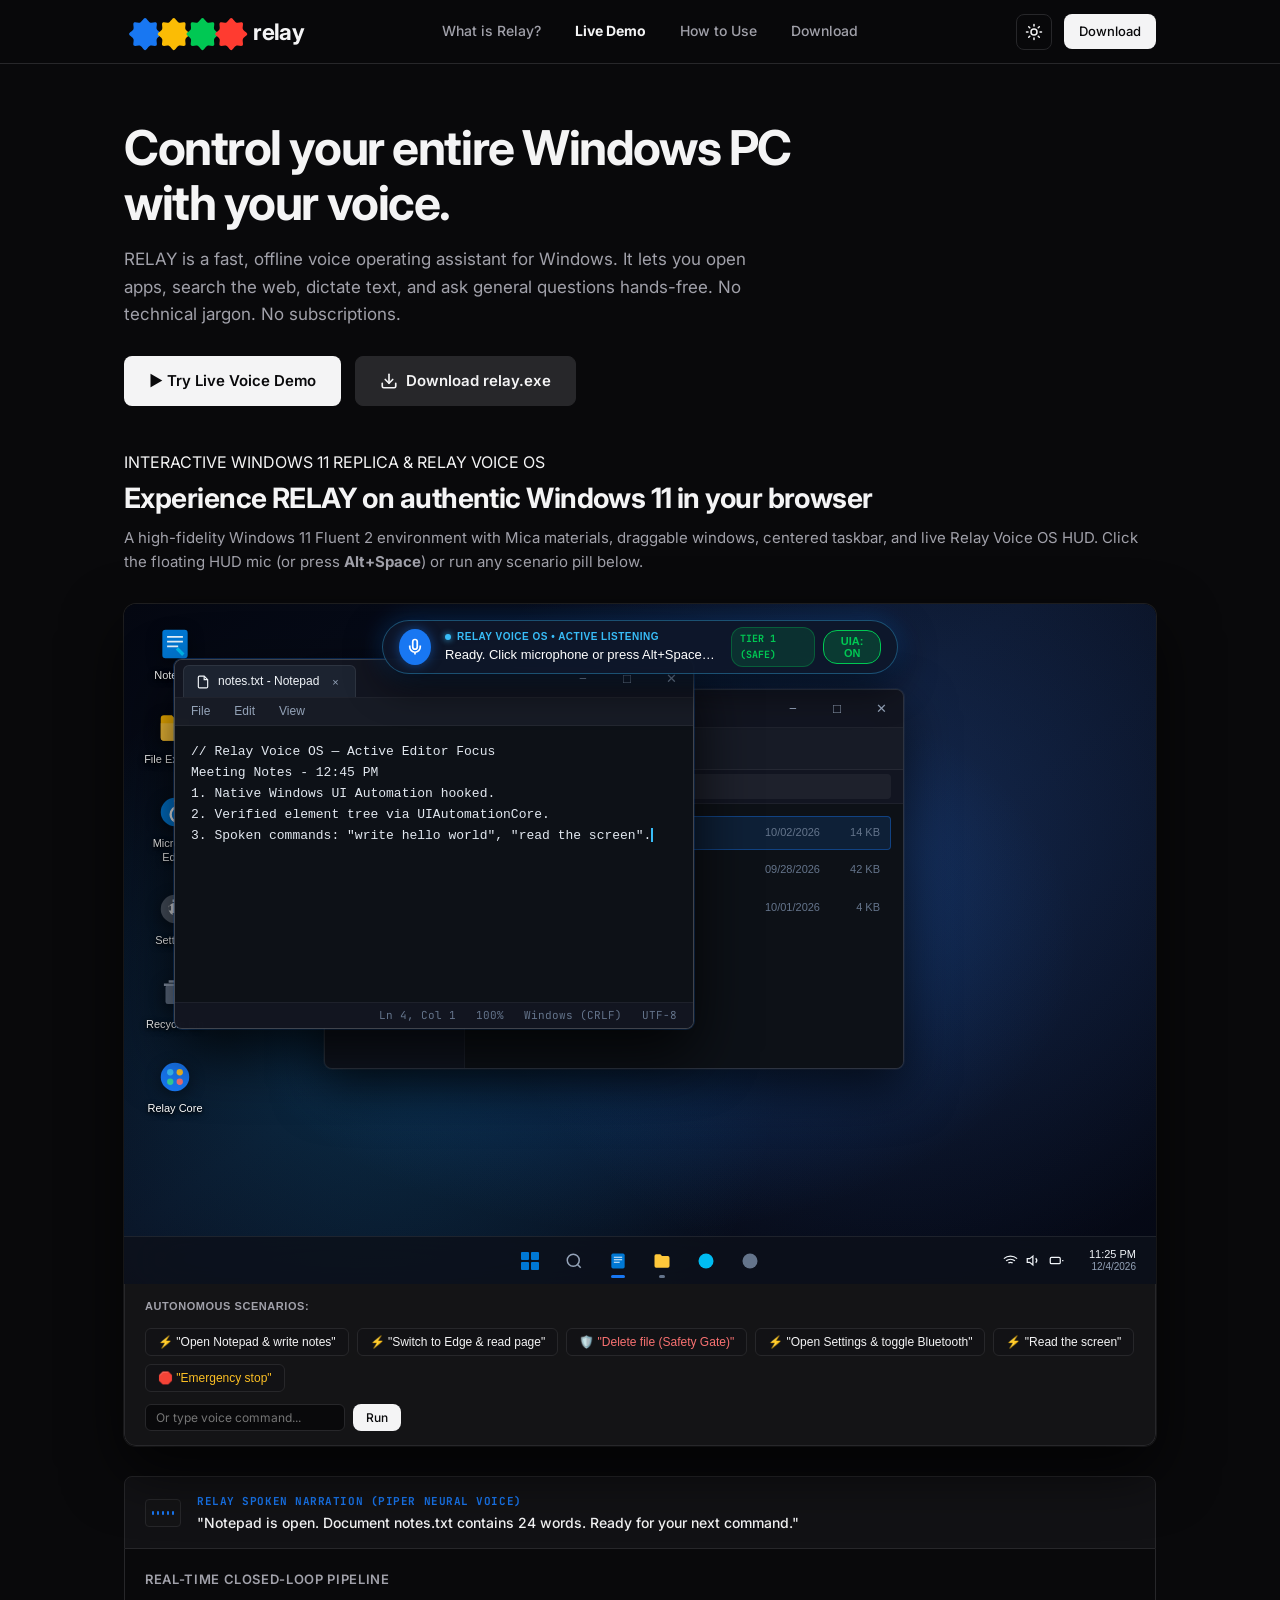
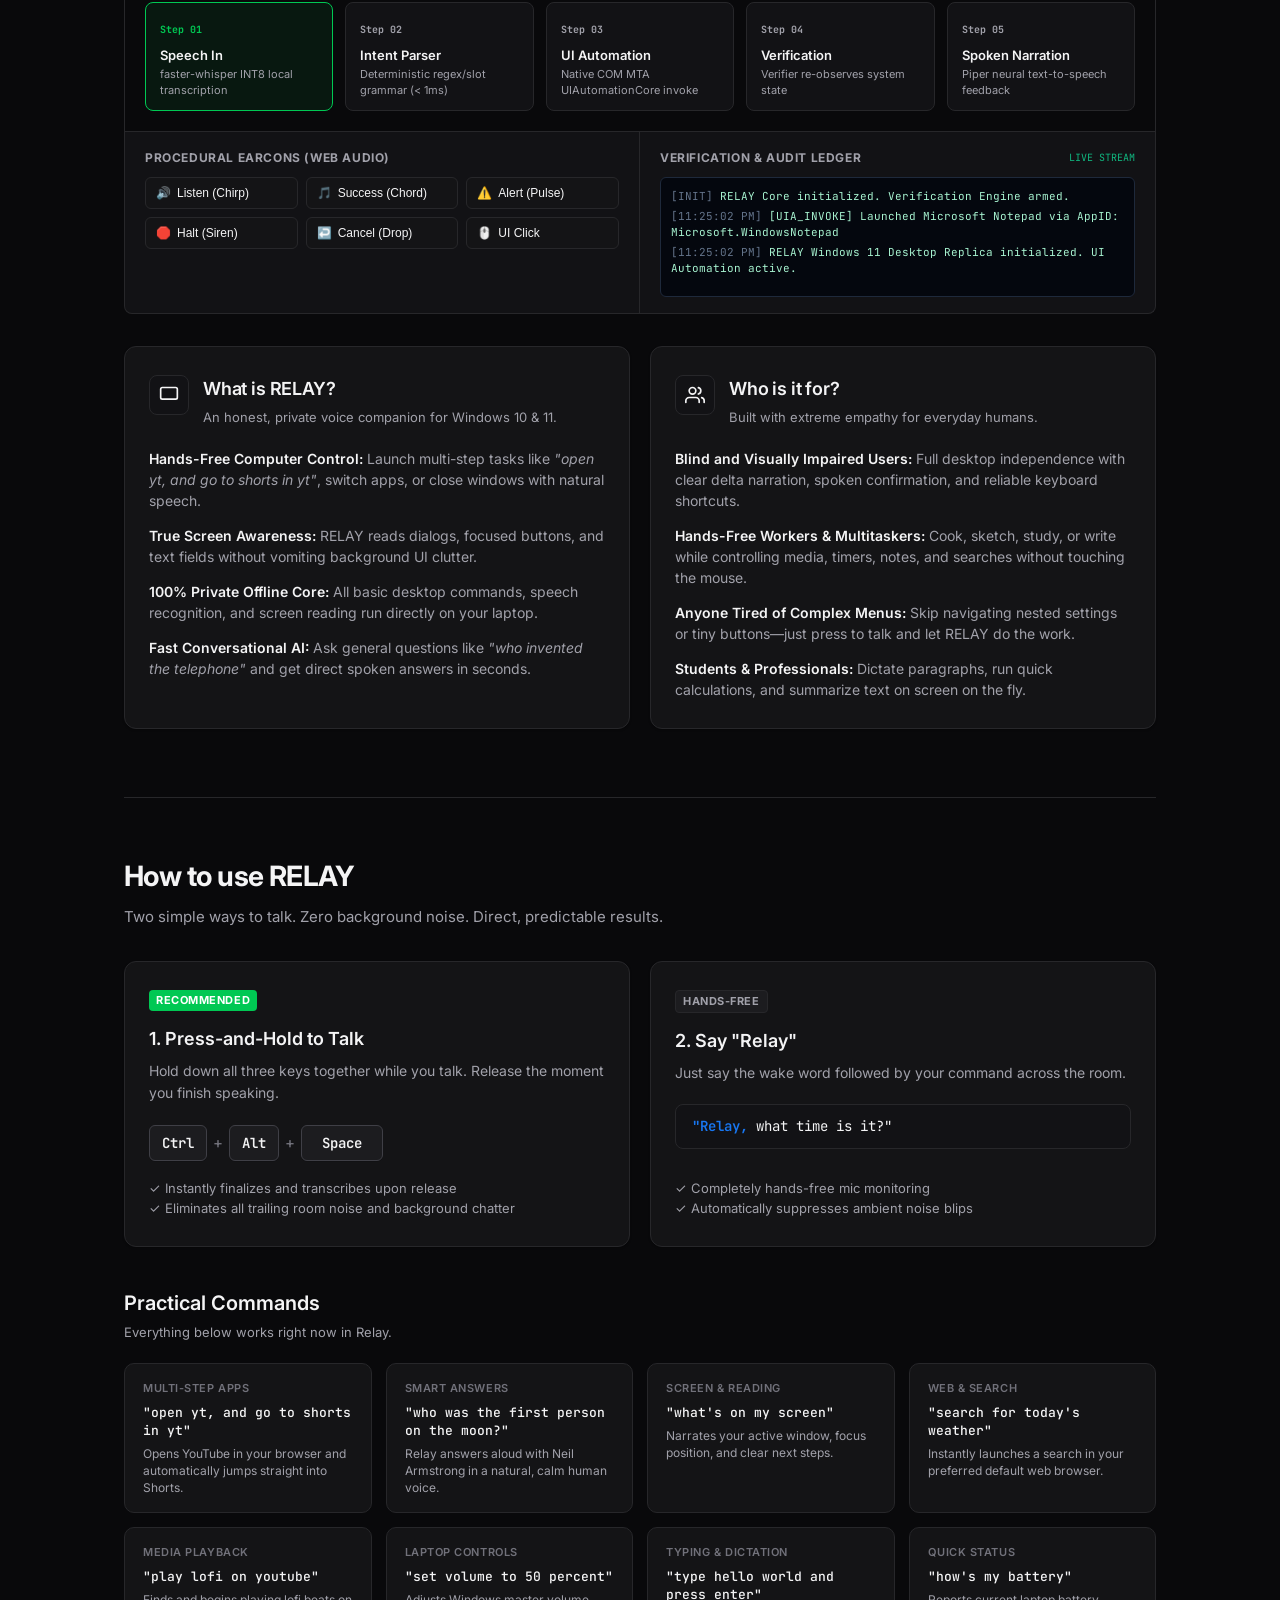
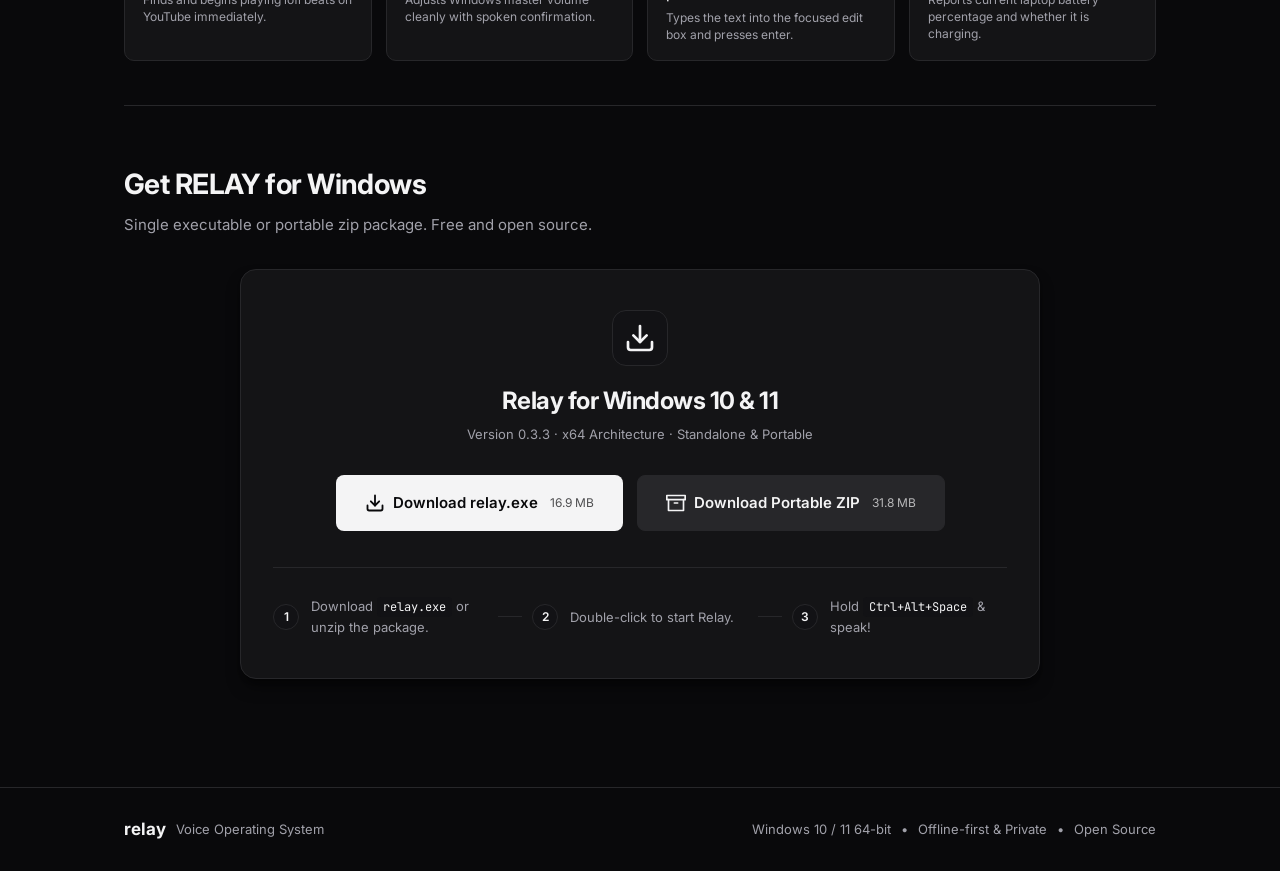
<file: index.html>
<!DOCTYPE html>
<html lang="en" data-theme="dark">
<head>
  <meta charset="utf-8" />
  <meta name="viewport" content="width=device-width, initial-scale=1" />
  <title>RELAY — Voice Operating System for Windows</title>
  <meta name="description" content="RELAY is a fast, honest, and private voice operating system for Windows. Control your PC, browse the web, open apps, dictate text, and ask anything completely hands-free." />
  <link rel="icon" type="image/png" href="logo.png" />
  <link rel="preconnect" href="https://fonts.googleapis.com">
  <link rel="preconnect" href="https://fonts.gstatic.com" crossorigin>
  <link href="https://fonts.googleapis.com/css2?family=Inter:wght@400;500;600;700&family=JetBrains+Mono:wght@400;500&display=swap" rel="stylesheet">
  <link rel="stylesheet" href="style.css" />
</head>
<body>

  <!-- Sticky Navbar -->
  <header class="navbar" role="banner">
    <div class="nav-container">
      
      <!-- Brand Logo with 4 Interactive Jumping Balls -->
      <a href="#what" class="brand-logo" id="logoInteractive" aria-label="Relay Home">
        <svg class="relay-svg-logo" viewBox="0 0 380 90" fill="none" xmlns="http://www.w3.org/2000/svg" role="img" aria-label="Relay Logo">
          <!-- Ball 1: Blue -->
          <g class="logo-ball ball-blue" id="ballBlue" tabindex="0" role="button" aria-label="Blue Relay Orb">
            <path d="M 50.00,12.00 C 53.83,12.00 57.00,20.43 61.48,22.28 C 65.96,24.14 74.16,20.42 76.87,23.13 C 79.58,25.84 75.86,34.04 77.72,38.52 C 79.57,43.00 88.00,46.17 88.00,50.00 C 88.00,53.83 79.57,57.00 77.72,61.48 C 75.86,65.96 79.58,74.16 76.87,76.87 C 74.16,79.58 65.96,75.86 61.48,77.72 C 57.00,79.57 53.83,88.00 50.00,88.00 C 46.17,88.00 43.00,79.57 38.52,77.72 C 34.04,75.86 25.84,79.58 23.13,76.87 C 20.42,74.16 24.14,65.96 22.28,61.48 C 20.43,57.00 12.00,53.83 12.00,50.00 C 12.00,46.17 20.43,43.00 22.28,38.52 C 24.14,34.04 20.42,25.84 23.13,23.13 C 25.84,20.42 34.04,24.14 38.52,22.28 C 43.00,20.43 46.17,12.00 50.00,12.00 Z" fill="#1877F2"/>
          </g>
          <!-- Ball 2: Yellow -->
          <g class="logo-ball ball-yellow" id="ballYellow" tabindex="0" role="button" aria-label="Yellow Relay Orb" transform="translate(68, 0)">
            <path d="M 50.00,12.00 C 53.83,12.00 57.00,20.43 61.48,22.28 C 65.96,24.14 74.16,20.42 76.87,23.13 C 79.58,25.84 75.86,34.04 77.72,38.52 C 79.57,43.00 88.00,46.17 88.00,50.00 C 88.00,53.83 79.57,57.00 77.72,61.48 C 75.86,65.96 79.58,74.16 76.87,76.87 C 74.16,79.58 65.96,75.86 61.48,77.72 C 57.00,79.57 53.83,88.00 50.00,88.00 C 46.17,88.00 43.00,79.57 38.52,77.72 C 34.04,75.86 25.84,79.58 23.13,76.87 C 20.42,74.16 24.14,65.96 22.28,61.48 C 20.43,57.00 12.00,53.83 12.00,50.00 C 12.00,46.17 20.43,43.00 22.28,38.52 C 24.14,34.04 20.42,25.84 23.13,23.13 C 25.84,20.42 34.04,24.14 38.52,22.28 C 43.00,20.43 46.17,12.00 50.00,12.00 Z" fill="#FBBC05"/>
          </g>
          <!-- Ball 3: Green -->
          <g class="logo-ball ball-green" id="ballGreen" tabindex="0" role="button" aria-label="Green Relay Orb" transform="translate(136, 0)">
            <path d="M 50.00,12.00 C 53.83,12.00 57.00,20.43 61.48,22.28 C 65.96,24.14 74.16,20.42 76.87,23.13 C 79.58,25.84 75.86,34.04 77.72,38.52 C 79.57,43.00 88.00,46.17 88.00,50.00 C 88.00,53.83 79.57,57.00 77.72,61.48 C 75.86,65.96 79.58,74.16 76.87,76.87 C 74.16,79.58 65.96,75.86 61.48,77.72 C 57.00,79.57 53.83,88.00 50.00,88.00 C 46.17,88.00 43.00,79.57 38.52,77.72 C 34.04,75.86 25.84,79.58 23.13,76.87 C 20.42,74.16 24.14,65.96 22.28,61.48 C 20.43,57.00 12.00,53.83 12.00,50.00 C 12.00,46.17 20.43,43.00 22.28,38.52 C 24.14,34.04 20.42,25.84 23.13,23.13 C 25.84,20.42 34.04,24.14 38.52,22.28 C 43.00,20.43 46.17,12.00 50.00,12.00 Z" fill="#00C853"/>
          </g>
          <!-- Ball 4: Red -->
          <g class="logo-ball ball-red" id="ballRed" tabindex="0" role="button" aria-label="Red Relay Orb" transform="translate(204, 0)">
            <path d="M 50.00,12.00 C 53.83,12.00 57.00,20.43 61.48,22.28 C 65.96,24.14 74.16,20.42 76.87,23.13 C 79.58,25.84 75.86,34.04 77.72,38.52 C 79.57,43.00 88.00,46.17 88.00,50.00 C 88.00,53.83 79.57,57.00 77.72,61.48 C 75.86,65.96 79.58,74.16 76.87,76.87 C 74.16,79.58 65.96,75.86 61.48,77.72 C 57.00,79.57 53.83,88.00 50.00,88.00 C 46.17,88.00 43.00,79.57 38.52,77.72 C 34.04,75.86 25.84,79.58 23.13,76.87 C 20.42,74.16 24.14,65.96 22.28,61.48 C 20.43,57.00 12.00,53.83 12.00,50.00 C 12.00,46.17 20.43,43.00 22.28,38.52 C 24.14,34.04 20.42,25.84 23.13,23.13 C 25.84,20.42 34.04,24.14 38.52,22.28 C 43.00,20.43 46.17,12.00 50.00,12.00 Z" fill="#FF3B30"/>
          </g>
          <!-- Wordmark: relay -->
          <text x="306" y="65" font-family="'Inter', -apple-system, BlinkMacSystemFont, sans-serif" font-size="54" font-weight="700" letter-spacing="-1.5" class="logo-text">relay</text>
        </svg>
      </a>

      <!-- Clean Navigation Links (No Numbers) -->
      <nav class="nav-menu" aria-label="Main sections">
        <a href="#what" class="nav-item">What is Relay?</a>
        <a href="#demo" class="nav-item" style="color:var(--primary); font-weight:700;">Live Demo</a>
        <a href="#commands" class="nav-item">How to Use</a>
        <a href="#download" class="nav-item">Download</a>
      </nav>

      <!-- Action items: Theme Toggle & Direct Download -->
      <div class="nav-actions">
        <button class="theme-toggle" id="themeToggle" type="button" aria-label="Switch between light and dark mode">
          <!-- Sun Icon (shown in dark mode) -->
          <svg class="icon-sun" width="18" height="18" viewBox="0 0 24 24" fill="none" stroke="currentColor" stroke-width="2" stroke-linecap="round" stroke-linejoin="round">
            <circle cx="12" cy="12" r="4"></circle>
            <path d="M12 2v2M12 20v2M4.93 4.93l1.41 1.41M17.66 17.66l1.41 1.41M2 12h2M20 12h2M6.34 17.66l-1.41 1.41M19.07 4.93l-1.41 1.41"></path>
          </svg>
          <!-- Moon Icon (shown in light mode) -->
          <svg class="icon-moon" width="18" height="18" viewBox="0 0 24 24" fill="none" stroke="currentColor" stroke-width="2" stroke-linecap="round" stroke-linejoin="round">
            <path d="M12 3a6 6 0 0 0 9 9 9 9 0 1 1-9-9Z"></path>
          </svg>
        </button>

        <a href="#download" class="btn btn-primary btn-sm">
          Download
        </a>
      </div>

    </div>
  </header>

  <!-- Main Content Layout -->
  <main class="page-container">

    <!-- ================================================================= -->
    <!-- SECTION 1: What is RELAY, and Who is it for?                      -->
    <!-- ================================================================= -->
    <section id="what" class="screen-section">
      <div class="hero-block">
        <h1 class="hero-headline">
          Control your entire Windows PC with your voice.
        </h1>
        <p class="hero-subhead">
          RELAY is a fast, offline voice operating assistant for Windows. It lets you open apps, search the web, dictate text, and ask general questions hands-free. No technical jargon. No subscriptions.
        </p>

        <!-- Direct Action Bar -->
        <div class="hero-actions">
          <a href="#demo" class="btn btn-primary btn-lg">
            ▶ Try Live Voice Demo
          </a>
          <a href="#download" class="btn btn-secondary btn-lg">
            <svg width="18" height="18" viewBox="0 0 24 24" fill="none" stroke="currentColor" stroke-width="2.2" stroke-linecap="round" stroke-linejoin="round">
              <path d="M21 15v4a2 2 0 0 1-2 2H5a2 2 0 0 1-2-2v-4"></path>
              <polyline points="7 10 12 15 17 10"></polyline>
              <line x1="12" y1="15" x2="12" y2="3"></line>
            </svg>
            Download relay.exe
          </a>
        </div>
      </div>

      <!-- ============================================================= -->
      <!-- INTERACTIVE IN-BROWSER SIMULATOR & VOICE CONTROLLER          -->
      <!-- ============================================================= -->
      <div id="demo" style="margin-top: 40px; margin-bottom: 24px;">
        <div class="section-badge">INTERACTIVE WINDOWS 11 REPLICA & RELAY VOICE OS</div>
        <h2 class="section-title">Experience RELAY on authentic Windows 11 in your browser</h2>
        <p class="section-desc">
          A high-fidelity Windows 11 Fluent 2 environment with Mica materials, draggable windows, centered taskbar, and live Relay Voice OS HUD. Click the floating HUD mic (or press <strong>Alt+Space</strong>) or run any scenario pill below.
        </p>

        <!-- Windows 11 Desktop Replica Frame -->
        <div class="win11-replica-container" id="win11ReplicaContainer">
          
          <!-- Desktop Canvas (Dark Bloom Mica) -->
          <div class="win11-desktop" id="win11Desktop">

            <!-- Floating Relay Voice HUD -->
            <div class="relay-voice-hud" id="relayVoiceHud" role="region" aria-label="Relay Voice OS Floating Island">
              <button class="hud-orb-btn" id="micTalkBtn" type="button" aria-label="Click to speak or press Alt+Space" title="Click to speak (or press Alt+Space)">
                <svg width="18" height="18" viewBox="0 0 24 24" fill="none" stroke="currentColor" stroke-width="2.3">
                  <path d="M12 2a3 3 0 0 0-3 3v7a3 3 0 0 0 6 0V5a3 3 0 0 0-3-3Z"/>
                  <path d="M19 10v2a7 7 0 0 1-14 0v-2"/>
                  <line x1="12" y1="19" x2="12" y2="22"/>
                </svg>
              </button>
              <div class="hud-transcript-box">
                <div class="hud-status-line">
                  <span style="display:inline-block; width:6px; height:6px; border-radius:50%; background:#38bdf8; box-shadow:0 0 6px #38bdf8;"></span>
                  <span id="hudStatusTag">RELAY VOICE OS • ACTIVE LISTENING</span>
                </div>
                <div class="hud-transcript" id="hudTranscript" aria-live="polite">
                  Ready. Click microphone or press Alt+Space to talk...
                </div>
              </div>
              <div class="hud-badges">
                <span class="hud-safety-tier" id="hudSafetyTier">TIER 1 (SAFE)</span>
                <button class="hud-toggle-uia active" id="hudToggleUia" type="button" title="Toggle UI Automation inspection overlay">UIA: ON</button>
              </div>
            </div>

            <!-- UI Automation Inspector Dynamic Highlight Overlay -->
            <div class="uia-inspector-overlay" id="uiaInspectorOverlay">
              <span class="uia-inspector-badge" id="uiaInspectorBadge">[UIA_EditControl: txtContent]</span>
            </div>

            <!-- Desktop Icons Grid -->
            <div class="win11-desktop-icons">
              <div class="win11-desktop-icon" id="dIconNotepad" tabindex="0" title="Notepad">
                <svg class="desktop-icon-img" viewBox="0 0 48 48" fill="none">
                  <rect x="8" y="6" width="32" height="36" rx="4" fill="#0078D4"/>
                  <path d="M14 14h20v2H14zm0 6h20v2H14zm0 6h14v2H14z" fill="#ffffff" opacity="0.9"/>
                  <path d="M28 28l8 8-3 3-8-8 3-3z" fill="#00BCF2"/>
                </svg>
                <span class="desktop-icon-label">Notepad</span>
              </div>
              <div class="win11-desktop-icon" id="dIconExplorer" tabindex="0" title="File Explorer">
                <svg class="desktop-icon-img" viewBox="0 0 48 48" fill="none">
                  <path d="M6 12a4 4 0 0 1 4-4h10l4 4h14a4 4 0 0 1 4 4v20a4 4 0 0 1-4 4H10a4 4 0 0 1-4-4V12z" fill="#FFB900"/>
                  <path d="M6 18h36v18a4 4 0 0 1-4 4H10a4 4 0 0 1-4-4V18z" fill="#FFC83B"/>
                </svg>
                <span class="desktop-icon-label">File Explorer</span>
              </div>
              <div class="win11-desktop-icon" id="dIconEdge" tabindex="0" title="Microsoft Edge">
                <svg class="desktop-icon-img" viewBox="0 0 48 48" fill="none">
                  <circle cx="24" cy="24" r="18" fill="#0078D4"/>
                  <path d="M24 10c7.732 0 14 6.268 14 14 0 4.5-2.2 8.5-5.6 11-1.8 1.3-4 1.8-6.4 1.4-4.5-.8-7.5-4.5-7.5-9.1 0-5.8 4.7-10.5 10.5-10.5.8 0 1.5.1 2.2.3" stroke="#fff" stroke-width="3" stroke-linecap="round"/>
                </svg>
                <span class="desktop-icon-label">Microsoft Edge</span>
              </div>
              <div class="win11-desktop-icon" id="dIconSettings" tabindex="0" title="Settings">
                <svg class="desktop-icon-img" viewBox="0 0 48 48" fill="none">
                  <circle cx="24" cy="24" r="18" fill="#4B5563"/>
                  <path d="M24 16a8 8 0 1 0 0 16 8 8 0 0 0 0-16zm-3-4h6v3h-6zm0 17h6v3h-6zm12-9h3v6h-3zm-17 0h3v6h-3z" fill="#E5E7EB"/>
                </svg>
                <span class="desktop-icon-label">Settings</span>
              </div>
              <div class="win11-desktop-icon" id="dIconRecycle" tabindex="0" title="Recycle Bin">
                <svg class="desktop-icon-img" viewBox="0 0 48 48" fill="none">
                  <rect x="12" y="14" width="24" height="24" rx="3" fill="#64748B"/>
                  <path d="M10 12h28v3H10zm6-4h16v3H16z" fill="#94A3B8"/>
                </svg>
                <span class="desktop-icon-label">Recycle Bin</span>
              </div>
              <div class="win11-desktop-icon" id="dIconRelay" tabindex="0" title="Relay Voice OS">
                <svg class="desktop-icon-img" viewBox="0 0 48 48" fill="none">
                  <circle cx="24" cy="24" r="18" fill="#1877F2"/>
                  <circle cx="18" cy="18" r="4" fill="#38BDF8"/>
                  <circle cx="30" cy="18" r="4" fill="#FBBF24"/>
                  <circle cx="18" cy="30" r="4" fill="#34D399"/>
                  <circle cx="30" cy="30" r="4" fill="#F87171"/>
                </svg>
                <span class="desktop-icon-label">Relay Core</span>
              </div>
            </div>

            <!-- App Window 1: Notepad -->
            <div class="win11-window win11-notepad active" id="win11Notepad" style="top:55px; left:50px; width:520px; height:370px;">
              <div class="win11-titlebar" id="notepadTitlebar">
                <div class="win11-tabs">
                  <div class="win11-tab active">
                    <svg width="14" height="14" viewBox="0 0 24 24" fill="none" stroke="currentColor" stroke-width="2"><path d="M14 2H6a2 2 0 0 0-2 2v16a2 2 0 0 0 2 2h12a2 2 0 0 0 2-2V8z"/><polyline points="14 2 14 8 20 8"/></svg>
                    <span>notes.txt - Notepad</span>
                    <button class="win11-tab-close" type="button" aria-label="Close Tab">×</button>
                  </div>
                </div>
                <div class="caption-buttons">
                  <button class="caption-btn caption-btn-min" id="notepadBtnMin" type="button" title="Minimize">−</button>
                  <button class="caption-btn caption-btn-max" id="notepadBtnMax" type="button" title="Maximize">□</button>
                  <button class="caption-btn caption-btn-close" id="notepadBtnClose" type="button" title="Close">✕</button>
                </div>
              </div>
              <div class="notepad-menubar">
                <span class="notepad-menu-item">File</span>
                <span class="notepad-menu-item">Edit</span>
                <span class="notepad-menu-item">View</span>
              </div>
              <div class="notepad-editor" id="notepadEditor" contenteditable="true" spellcheck="false">// Relay Voice OS — Active Editor Focus
Meeting Notes - 12:45 PM
1. Native Windows UI Automation hooked.
2. Verified element tree via UIAutomationCore.
3. Spoken commands: "write hello world", "read the screen".<span class="typing-caret"></span></div>
              <div class="notepad-statusbar" id="notepadStatusbar">
                <span>Ln 4, Col 1</span>
                <span>100%</span>
                <span>Windows (CRLF)</span>
                <span>UTF-8</span>
              </div>
            </div>

            <!-- App Window 2: File Explorer -->
            <div class="win11-window win11-explorer" id="win11Explorer" style="top:85px; left:200px; width:580px; height:380px;">
              <div class="win11-titlebar" id="explorerTitlebar">
                <div class="win11-tabs">
                  <div class="win11-tab active">
                    <svg width="14" height="14" viewBox="0 0 24 24" fill="none" stroke="#FFC83B" stroke-width="2"><path d="M4 20h16a2 2 0 0 0 2-2V8a2 2 0 0 0-2-2h-7.93a2 2 0 0 1-1.66-.9l-.82-1.2A2 2 0 0 0 7.93 3H4a2 2 0 0 0-2 2v13c0 1.1.9 2 2 2Z"/></svg>
                    <span>Documents</span>
                    <button class="win11-tab-close" type="button" aria-label="Close Tab">×</button>
                  </div>
                </div>
                <div class="caption-buttons">
                  <button class="caption-btn caption-btn-min" id="explorerBtnMin" type="button" title="Minimize">−</button>
                  <button class="caption-btn caption-btn-max" id="explorerBtnMax" type="button" title="Maximize">□</button>
                  <button class="caption-btn caption-btn-close" id="explorerBtnClose" type="button" title="Close">✕</button>
                </div>
              </div>
              <div class="explorer-commandbar">
                <button class="commandbar-btn" type="button">
                  <svg width="14" height="14" viewBox="0 0 24 24" fill="none" stroke="currentColor" stroke-width="2"><line x1="12" y1="5" x2="12" y2="19"/><line x1="5" y1="12" x2="19" y2="12"/></svg>
                  <span>New</span>
                </button>
                <button class="commandbar-btn" type="button">Cut</button>
                <button class="commandbar-btn" type="button">Copy</button>
                <button class="commandbar-btn" type="button">Rename</button>
                <button class="commandbar-btn danger" id="btnExplorerDelete" type="button">
                  <svg width="14" height="14" viewBox="0 0 24 24" fill="none" stroke="currentColor" stroke-width="2"><path d="M3 6h18"/><path d="M19 6v14c0 1-1 2-2 2H7c-1 0-2-1-2-2V6"/><path d="M8 6V4c0-1 1-2 2-2h4c1 0 2 1 2 2v2"/></svg>
                  <span>Delete</span>
                </button>
              </div>
              <div class="explorer-addressbar">
                <div class="breadcrumb-pill">
                  <span>📁 This PC</span>
                  <span>›</span>
                  <span style="color:#f1f5f9; font-weight:600;">Documents</span>
                </div>
              </div>
              <div class="explorer-body">
                <div class="explorer-sidebar">
                  <div class="explorer-sidebar-item">🏠 Home</div>
                  <div class="explorer-sidebar-item">⭐ Gallery</div>
                  <div class="explorer-sidebar-item active">📁 Documents</div>
                  <div class="explorer-sidebar-item">⬇️ Downloads</div>
                  <div class="explorer-sidebar-item">🖼️ Pictures</div>
                </div>
                <div class="explorer-filelist" id="explorerFileList">
                  <div class="file-row selected" id="fileRowReport">
                    <span>📄</span>
                    <span style="flex:1;">report-draft.docx</span>
                    <span style="color:#64748b; font-size:11px;">10/02/2026</span>
                    <span style="color:#64748b; font-size:11px; width:48px; text-align:right;">14 KB</span>
                  </div>
                  <div class="file-row" id="fileRowBudget">
                    <span>📊</span>
                    <span style="flex:1;">budget-2026.xlsx</span>
                    <span style="color:#64748b; font-size:11px;">09/28/2026</span>
                    <span style="color:#64748b; font-size:11px; width:48px; text-align:right;">42 KB</span>
                  </div>
                  <div class="file-row" id="fileRowRelay">
                    <span>📝</span>
                    <span style="flex:1;">relay-notes.md</span>
                    <span style="color:#64748b; font-size:11px;">10/01/2026</span>
                    <span style="color:#64748b; font-size:11px; width:48px; text-align:right;">4 KB</span>
                  </div>
                </div>
              </div>
            </div>

            <!-- App Window 3: Microsoft Edge Browser -->
            <div class="win11-window win11-edge" id="win11Edge" style="top:70px; left:260px; width:620px; height:410px; display:none;">
              <div class="win11-titlebar" id="edgeTitlebar">
                <div class="win11-tabs">
                  <div class="win11-tab active">
                    <svg width="14" height="14" viewBox="0 0 24 24" fill="none" stroke="#00BCF2" stroke-width="2"><circle cx="12" cy="12" r="10"/><path d="m4.93 4.93 4.24 4.24"/></svg>
                    <span>Relay OS - GitHub</span>
                    <button class="win11-tab-close" type="button" aria-label="Close Tab">×</button>
                  </div>
                </div>
                <div class="caption-buttons">
                  <button class="caption-btn caption-btn-min" id="edgeBtnMin" type="button" title="Minimize">−</button>
                  <button class="caption-btn caption-btn-max" id="edgeBtnMax" type="button" title="Maximize">□</button>
                  <button class="caption-btn caption-btn-close" id="edgeBtnClose" type="button" title="Close">✕</button>
                </div>
              </div>
              <div class="edge-omnibox-bar">
                <button class="caption-btn" style="width:28px; height:28px;" type="button" title="Back">←</button>
                <button class="caption-btn" style="width:28px; height:28px;" type="button" title="Forward">→</button>
                <button class="caption-btn" style="width:28px; height:28px;" type="button" title="Refresh">↻</button>
                <div class="edge-omnibox" id="edgeOmnibox">
                  <span>🔒</span>
                  <span>https://github.com/trinaim4cs/Relay</span>
                </div>
              </div>
              <div class="edge-viewport" id="edgeViewport">
                <div class="edge-search-card" id="edgeContentCard">
                  <h2 style="font-size:18px; margin:0 0 8px 0; color:#0f172a;" id="edgeHeading">Relay — Hands-Free Voice OS for Windows 10 & 11</h2>
                  <p style="font-size:13px; color:#475569; line-height:1.6; margin:0 0 12px 0;" id="edgeParagraph">
                    Relay replaces mouse and keyboard navigation with local, low-latency voice control. Powered by faster-whisper INT8 transcription, native COM MTA UI Automation, and deterministic slot parsing.
                  </p>
                  <div style="display:flex; gap:8px;">
                    <span style="background:#e0f2fe; color:#0369a1; padding:3px 8px; border-radius:4px; font-size:11px; font-weight:600;">100% Offline Core</span>
                    <span style="background:#dcfce7; color:#15803d; padding:3px 8px; border-radius:4px; font-size:11px; font-weight:600;">Sub-200ms Latency</span>
                    <span style="background:#fef3c7; color:#b45309; padding:3px 8px; border-radius:4px; font-size:11px; font-weight:600;">Zero Cloud Leaks</span>
                  </div>
                </div>
              </div>
            </div>

            <!-- App Window 4: Windows 11 Settings -->
            <div class="win11-window win11-settings" id="win11Settings" style="top:85px; left:140px; width:570px; height:390px; display:none;">
              <div class="win11-titlebar" id="settingsTitlebar">
                <div style="display:flex; align-items:center; gap:8px; padding-left:6px; font-size:12px; color:#cbd5e1;">
                  <svg width="14" height="14" viewBox="0 0 24 24" fill="none" stroke="currentColor" stroke-width="2"><circle cx="12" cy="12" r="3"/><path d="M19.4 15a1.65 1.65 0 0 0 .33 1.82l.06.06a2 2 0 0 1 0 2.83 2 2 0 0 1-2.83 0l-.06-.06a1.65 1.65 0 0 0-1.82-.33 1.65 1.65 0 0 0-1 1.51V21a2 2 0 0 1-2 2 2 2 0 0 1-2-2v-.09A1.65 1.65 0 0 0 9 19.4a1.65 1.65 0 0 0-1.82.33l-.06.06a2 2 0 0 1-2.83 0 2 2 0 0 1 0-2.83l.06-.06a1.65 1.65 0 0 0 .33-1.82 1.65 1.65 0 0 0-1.51-1H3a2 2 0 0 1-2-2 2 2 0 0 1 2-2h.09A1.65 1.65 0 0 0 4.6 9a1.65 1.65 0 0 0-.33-1.82l-.06-.06a2 2 0 0 1 0-2.83 2 2 0 0 1 2.83 0l.06.06a1.65 1.65 0 0 0 1.82.33H9a1.65 1.65 0 0 0 1-1.51V3a2 2 0 0 1 2-2 2 2 0 0 1 2 2v.09a1.65 1.65 0 0 0 1 1.51 1.65 1.65 0 0 0 1.82-.33l.06-.06a2 2 0 0 1 2.83 0 2 2 0 0 1 0 2.83l-.06.06a1.65 1.65 0 0 0-.33 1.82V9a1.65 1.65 0 0 0 1.51 1H21a2 2 0 0 1 2 2 2 2 0 0 1-2 2h-.09a1.65 1.65 0 0 0-1.51 1z"/></svg>
                  <span>Settings</span>
                </div>
                <div class="caption-buttons">
                  <button class="caption-btn caption-btn-min" id="settingsBtnMin" type="button" title="Minimize">−</button>
                  <button class="caption-btn caption-btn-max" id="settingsBtnMax" type="button" title="Maximize">□</button>
                  <button class="caption-btn caption-btn-close" id="settingsBtnClose" type="button" title="Close">✕</button>
                </div>
              </div>
              <div class="settings-body">
                <div class="settings-sidebar">
                  <div class="settings-nav-item">🖥️ System</div>
                  <div class="settings-nav-item active">📶 Bluetooth & devices</div>
                  <div class="settings-nav-item">🌐 Network & internet</div>
                  <div class="settings-nav-item">♿ Accessibility</div>
                </div>
                <div class="settings-content">
                  <h3 style="font-size:16px; margin:0 0 14px 0; color:#f8fafc;">Bluetooth & devices</h3>
                  <div class="settings-card" id="cardBtToggle">
                    <div>
                      <div style="font-weight:600; font-size:13px; color:#f1f5f9;">Bluetooth</div>
                      <div style="font-size:11px; color:#94a3b8;" id="settingsBtStatus">Discoverable as "WORK-STATION-11"</div>
                    </div>
                    <div class="fluent-switch" id="settingsBtSwitch" role="switch" aria-checked="false">
                      <div class="fluent-switch-knob"></div>
                    </div>
                  </div>
                  <div class="settings-card">
                    <div>
                      <div style="font-weight:600; font-size:13px; color:#f1f5f9;">Relay Voice Access Engine</div>
                      <div style="font-size:11px; color:#94a3b8;">High-priority background thread armed</div>
                    </div>
                    <div class="fluent-switch on" id="settingsVoiceSwitch" role="switch" aria-checked="true">
                      <div class="fluent-switch-knob"></div>
                    </div>
                  </div>
                  <div class="settings-card">
                    <div>
                      <div style="font-weight:600; font-size:13px; color:#f1f5f9;">Offline Neural TTS (Piper en-US)</div>
                      <div style="font-size:11px; color:#94a3b8;">Natural delta spoken narration</div>
                    </div>
                    <div class="fluent-switch on" id="settingsTtsSwitch" role="switch" aria-checked="true">
                      <div class="fluent-switch-knob"></div>
                    </div>
                  </div>
                </div>
              </div>
            </div>

            <!-- Start Menu Flyout -->
            <div class="win11-start-menu" id="win11StartMenu">
              <div class="start-search-bar">
                <svg width="14" height="14" viewBox="0 0 24 24" fill="none" stroke="currentColor" stroke-width="2"><circle cx="11" cy="11" r="8"/><line x1="21" y1="21" x2="16.65" y2="16.65"/></svg>
                <span>Type here to search apps, files, settings...</span>
              </div>
              <div style="font-size:12px; font-weight:600; color:#94a3b8; margin-bottom:12px;">Pinned</div>
              <div class="start-pinned-grid">
                <div class="start-app-item" id="startItemEdge">
                  <svg width="32" height="32" viewBox="0 0 48 48" fill="none"><circle cx="24" cy="24" r="16" fill="#0078D4"/></svg>
                  <span class="start-app-label">Edge</span>
                </div>
                <div class="start-app-item" id="startItemNotepad">
                  <svg width="32" height="32" viewBox="0 0 48 48" fill="none"><rect x="10" y="8" width="28" height="32" rx="3" fill="#0078D4"/></svg>
                  <span class="start-app-label">Notepad</span>
                </div>
                <div class="start-app-item" id="startItemExplorer">
                  <svg width="32" height="32" viewBox="0 0 48 48" fill="none"><path d="M6 14a3 3 0 0 1 3-3h8l3 3h19a3 3 0 0 1 3 3v18a3 3 0 0 1-3 3H9a3 3 0 0 1-3-3V14z" fill="#FFC83B"/></svg>
                  <span class="start-app-label">Explorer</span>
                </div>
                <div class="start-app-item" id="startItemSettings">
                  <svg width="32" height="32" viewBox="0 0 48 48" fill="none"><circle cx="24" cy="24" r="16" fill="#64748B"/></svg>
                  <span class="start-app-label">Settings</span>
                </div>
                <div class="start-app-item" id="startItemRelay">
                  <svg width="32" height="32" viewBox="0 0 48 48" fill="none"><circle cx="24" cy="24" r="16" fill="#1877F2"/></svg>
                  <span class="start-app-label">Relay OS</span>
                </div>
                <div class="start-app-item">
                  <svg width="32" height="32" viewBox="0 0 48 48" fill="none"><rect x="10" y="10" width="28" height="28" rx="4" fill="#0F172A"/></svg>
                  <span class="start-app-label">Terminal</span>
                </div>
              </div>
              <div class="start-user-footer">
                <div style="display:flex; align-items:center; gap:10px;">
                  <div style="width:30px; height:30px; border-radius:50%; background:#1877f2; display:grid; place-items:center; font-weight:700; font-size:12px; color:#fff;">TR</div>
                  <span style="font-size:12px; font-weight:500; color:#f1f5f9;">trinaim4cs</span>
                </div>
                <button style="background:transparent; border:none; color:#94a3b8; cursor:pointer;" type="button" title="Power">
                  <svg width="18" height="18" viewBox="0 0 24 24" fill="none" stroke="currentColor" stroke-width="2"><path d="M18.36 6.64a9 9 0 1 1-12.73 0"/><line x1="12" y1="2" x2="12" y2="12"/></svg>
                </button>
              </div>
            </div>

            <!-- Centered Windows 11 Taskbar -->
            <div class="win11-taskbar" id="win11Taskbar" role="toolbar" aria-label="Windows 11 Taskbar">
              <div class="win11-taskbar-center">
                <!-- Start Button -->
                <button class="win11-start-btn" id="win11StartBtn" type="button" title="Start">
                  <svg width="18" height="18" viewBox="0 0 18 18" fill="none">
                    <rect x="0" y="0" width="8" height="8" rx="1" fill="#0078D4"/>
                    <rect x="10" y="0" width="8" height="8" rx="1" fill="#0078D4"/>
                    <rect x="0" y="10" width="8" height="8" rx="1" fill="#0078D4"/>
                    <rect x="10" y="10" width="8" height="8" rx="1" fill="#0078D4"/>
                  </svg>
                </button>

                <!-- Search Icon -->
                <button class="win11-taskbar-item" id="tbSearchBtn" type="button" title="Search">
                  <svg width="18" height="18" viewBox="0 0 24 24" fill="none" stroke="#94a3b8" stroke-width="2"><circle cx="11" cy="11" r="8"/><line x1="21" y1="21" x2="16.65" y2="16.65"/></svg>
                </button>

                <!-- Running Apps -->
                <button class="win11-taskbar-item running active" id="tbAppNotepad" type="button" title="Notepad">
                  <svg width="20" height="20" viewBox="0 0 48 48" fill="none">
                    <rect x="8" y="6" width="32" height="36" rx="4" fill="#0078D4"/>
                    <path d="M14 14h20v2H14zm0 6h20v2H14zm0 6h14v2H14z" fill="#fff" opacity="0.9"/>
                  </svg>
                </button>
                <button class="win11-taskbar-item running" id="tbAppExplorer" type="button" title="File Explorer">
                  <svg width="20" height="20" viewBox="0 0 48 48" fill="none">
                    <path d="M6 12a4 4 0 0 1 4-4h10l4 4h14a4 4 0 0 1 4 4v20a4 4 0 0 1-4 4H10a4 4 0 0 1-4-4V12z" fill="#FFC83B"/>
                  </svg>
                </button>
                <button class="win11-taskbar-item" id="tbAppEdge" type="button" title="Microsoft Edge">
                  <svg width="20" height="20" viewBox="0 0 48 48" fill="none">
                    <circle cx="24" cy="24" r="18" fill="#00BCF2"/>
                  </svg>
                </button>
                <button class="win11-taskbar-item" id="tbAppSettings" type="button" title="Settings">
                  <svg width="20" height="20" viewBox="0 0 48 48" fill="none">
                    <circle cx="24" cy="24" r="18" fill="#64748B"/>
                  </svg>
                </button>
              </div>

              <!-- System Tray -->
              <div class="win11-tray">
                <div class="win11-tray-flyout-btn" title="System Status: Wi-Fi, Sound, Battery">
                  <svg width="15" height="15" viewBox="0 0 24 24" fill="none" stroke="currentColor" stroke-width="2"><path d="M5 12.55a11 11 0 0 1 14.08 0"/><path d="M1.42 9a16 16 0 0 1 21.16 0"/><path d="M8.53 16.11a6 6 0 0 1 6.95 0"/><line x1="12" y1="20" x2="12.01" y2="20"/></svg>
                  <svg width="15" height="15" viewBox="0 0 24 24" fill="none" stroke="currentColor" stroke-width="2"><polygon points="11 5 6 9 2 9 2 15 6 15 11 19 11 5"/><path d="M15.54 8.46a5 5 0 0 1 0 7.07"/></svg>
                  <svg width="15" height="15" viewBox="0 0 24 24" fill="none" stroke="currentColor" stroke-width="2"><rect x="2" y="7" width="16" height="10" rx="2" ry="2"/><line x1="22" y1="11" x2="22" y2="13"/></svg>
                </div>
                <div class="win11-tray-clock" id="win11TrayClock" title="Calendar & Notification Center">
                  <span id="win11ClockTime">12:45 PM</span>
                  <span id="win11ClockDate" style="color:#94a3b8; font-size:10px;">10/2/2026</span>
                </div>
              </div>
            </div>
          </div>

          <!-- Scenario Director Bar -->
          <div class="scenario-director-bar">
            <div style="font-size:11px; font-weight:700; text-transform:uppercase; color:var(--fg-muted); letter-spacing:0.05em;">
              Autonomous Scenarios:
            </div>
            <div class="scenario-pills">
              <button class="scenario-pill preset-pill-btn" data-preset="notepad_write" id="scenNotepad" type="button">⚡ "Open Notepad & write notes"</button>
              <button class="scenario-pill preset-pill-btn" data-preset="switch_chrome" id="scenEdge" type="button">⚡ "Switch to Edge & read page"</button>
              <button class="scenario-pill preset-pill-btn" data-preset="safety_delete" id="scenExplorer" type="button" style="color:#f87171;">🛡️ "Delete file (Safety Gate)"</button>
              <button class="scenario-pill preset-pill-btn" data-preset="bluetooth_toggle" id="scenSettings" type="button">⚡ "Open Settings & toggle Bluetooth"</button>
              <button class="scenario-pill preset-pill-btn" data-preset="screen_read" id="scenReadScreen" type="button">⚡ "Read the screen"</button>
              <button class="scenario-pill preset-pill-btn" data-preset="emergency_stop" id="scenHalt" type="button" style="color:#fbbf24;">🛑 "Emergency stop"</button>
            </div>
            <div style="display:flex; align-items:center; gap:8px;">
              <input type="text" class="sim-input" id="simManualInput" placeholder="Or type voice command..." style="width:200px; padding:5px 10px; font-size:12px;" />
              <button class="btn btn-primary btn-sm" id="simSendBtn" type="button" style="padding:5px 12px; font-size:12px;">Run</button>
            </div>
          </div>
        </div>

        <!-- Spoken Audio Narration Banner -->
        <div class="sim-speech-banner" role="region" aria-label="Speech Output" style="border-radius: 8px 8px 0 0; margin-top: 14px; border: 1px solid var(--border);">
          <div class="sim-waveform-box" id="simWaveform" title="Speech audio waveform" aria-hidden="true">
            <span class="waveform-bar"></span>
            <span class="waveform-bar"></span>
            <span class="waveform-bar"></span>
            <span class="waveform-bar"></span>
            <span class="waveform-bar"></span>
          </div>
          <div>
            <div class="sim-voice-tag" id="simVoiceTag">RELAY Spoken Narration (Piper Neural Voice)</div>
            <div class="sim-speech-text" id="simSpeechText" aria-live="polite">
              "Notepad is open. Document notes.txt contains 24 words. Ready for your next command."
            </div>
          </div>
        </div>

        <!-- 5-Stage Pipeline Stepper -->
        <div class="pipe-section" style="border-left: 1px solid var(--border); border-right: 1px solid var(--border);">
          <div class="pipe-title">Real-Time Closed-Loop Pipeline</div>
          <div class="pipe-grid" id="pipelineStepper">
            <div class="pipe-card active-step" id="pipeStep-0">
              <span class="pipe-badge">Step 01</span>
              <h4>Speech In</h4>
              <p>faster-whisper INT8 local transcription</p>
            </div>
            <div class="pipe-card" id="pipeStep-1">
              <span class="pipe-badge">Step 02</span>
              <h4>Intent Parser</h4>
              <p>Deterministic regex/slot grammar (< 1ms)</p>
            </div>
            <div class="pipe-card" id="pipeStep-2">
              <span class="pipe-badge">Step 03</span>
              <h4>UI Automation</h4>
              <p>Native COM MTA UIAutomationCore invoke</p>
            </div>
            <div class="pipe-card" id="pipeStep-3">
              <span class="pipe-badge">Step 04</span>
              <h4>Verification</h4>
              <p>Verifier re-observes system state</p>
            </div>
            <div class="pipe-card" id="pipeStep-4">
              <span class="pipe-badge">Step 05</span>
              <h4>Spoken Narration</h4>
              <p>Piper neural text-to-speech feedback</p>
            </div>
          </div>
        </div>

        <!-- Soundboard & Terminal Grid -->
        <div class="sim-footer-grid" style="border: 1px solid var(--border); border-top: none; border-radius: 0 0 8px 8px; margin-bottom: 32px;">
          <!-- Left: Earcon Soundboard -->
          <div class="soundboard-col" id="soundboard">
            <div style="font-size:12px; font-weight:700; text-transform:uppercase; color:var(--fg-muted); letter-spacing:0.05em;">Procedural Earcons (Web Audio)</div>
            <div class="soundboard-btns">
              <button class="earcon-btn" data-sound="listen" type="button">
                <span>🔊</span>
                <span>Listen (Chirp)</span>
              </button>
              <button class="earcon-btn" data-sound="success" type="button">
                <span>🎵</span>
                <span>Success (Chord)</span>
              </button>
              <button class="earcon-btn" data-sound="alert" type="button">
                <span>⚠️</span>
                <span>Alert (Pulse)</span>
              </button>
              <button class="earcon-btn" data-sound="halt" type="button">
                <span>🛑</span>
                <span>Halt (Siren)</span>
              </button>
              <button class="earcon-btn" data-sound="cancel" type="button">
                <span>↩️</span>
                <span>Cancel (Drop)</span>
              </button>
              <button class="earcon-btn" data-sound="click" type="button">
                <span>🖱️</span>
                <span>UI Click</span>
              </button>
            </div>
          </div>

          <!-- Right: Real-Time Verification Terminal -->
          <div class="terminal-col">
            <div style="display:flex; justify-content:space-between; align-items:center;">
              <span style="font-size:12px; font-weight:700; text-transform:uppercase; color:var(--fg-muted); letter-spacing:0.05em;">Verification & Audit Ledger</span>
              <span style="font-size:10px; font-family:var(--font-mono); color:#10b981;">LIVE STREAM</span>
            </div>
            <div class="sim-terminal-log" id="simTerminalLog" role="log" aria-live="polite">
              <div class="term-line"><span class="term-time">[INIT]</span> <span class="term-msg">RELAY Core initialized. Verification Engine armed.</span></div>
            </div>
        </div>

      </div>

      <!-- Two Clear Columns: What is it? and Who is it for? -->
      <div class="two-column-grid">
        
        <!-- Column A: What is RELAY? -->
        <div class="card card-feature">
          <div class="card-header">
            <div class="card-icon-pill">
              <svg width="20" height="20" viewBox="0 0 24 24" fill="none" stroke="currentColor" stroke-width="2" stroke-linecap="round" stroke-linejoin="round">
                <rect x="2" y="3" width="20" height="14" rx="2" ry="2"></polyline>
                <line x1="8" y1="21" x2="16" y2="21"></line>
                <line x1="12" y1="17" x2="12" y2="21"></line>
              </svg>
            </div>
            <div>
              <h2 class="card-title">What is RELAY?</h2>
              <p class="card-subtitle">An honest, private voice companion for Windows 10 & 11.</p>
            </div>
          </div>

          <div class="card-body">
            <ul class="clean-list">
              <li>
                <strong>Hands-Free Computer Control:</strong> Launch multi-step tasks like <em>"open yt, and go to shorts in yt"</em>, switch apps, or close windows with natural speech.
              </li>
              <li>
                <strong>True Screen Awareness:</strong> RELAY reads dialogs, focused buttons, and text fields without vomiting background UI clutter.
              </li>
              <li>
                <strong>100% Private Offline Core:</strong> All basic desktop commands, speech recognition, and screen reading run directly on your laptop.
              </li>
              <li>
                <strong>Fast Conversational AI:</strong> Ask general questions like <em>"who invented the telephone"</em> and get direct spoken answers in seconds.
              </li>
            </ul>
          </div>
        </div>

        <!-- Column B: Who is it for? -->
        <div class="card card-feature">
          <div class="card-header">
            <div class="card-icon-pill">
              <svg width="20" height="20" viewBox="0 0 24 24" fill="none" stroke="currentColor" stroke-width="2" stroke-linecap="round" stroke-linejoin="round">
                <path d="M17 21v-2a4 4 0 0 0-4-4H5a4 4 0 0 0-4 4v2"></path>
                <circle cx="9" cy="7" r="4"></circle>
                <path d="M23 21v-2a4 4 0 0 0-3-3.87"></path>
                <path d="M16 3.13a4 4 0 0 1 0 7.75"></path>
              </svg>
            </div>
            <div>
              <h2 class="card-title">Who is it for?</h2>
              <p class="card-subtitle">Built with extreme empathy for everyday humans.</p>
            </div>
          </div>

          <div class="card-body">
            <ul class="clean-list">
              <li>
                <strong>Blind and Visually Impaired Users:</strong> Full desktop independence with clear delta narration, spoken confirmation, and reliable keyboard shortcuts.
              </li>
              <li>
                <strong>Hands-Free Workers & Multitaskers:</strong> Cook, sketch, study, or write while controlling media, timers, notes, and searches without touching the mouse.
              </li>
              <li>
                <strong>Anyone Tired of Complex Menus:</strong> Skip navigating nested settings or tiny buttons—just press to talk and let RELAY do the work.
              </li>
              <li>
                <strong>Students & Professionals:</strong> Dictate paragraphs, run quick calculations, and summarize text on screen on the fly.
              </li>
            </ul>
          </div>
        </div>

      </div>
    </section>

    <!-- ================================================================= -->
    <!-- SECTION 2: How to Use & Voice Commands                            -->
    <!-- ================================================================= -->
    <section id="commands" class="screen-section">
      <div class="section-header-block">
        <h2 class="section-title">How to use RELAY</h2>
        <p class="section-desc">
          Two simple ways to talk. Zero background noise. Direct, predictable results.
        </p>
      </div>

      <!-- How to Talk: 2 Cards -->
      <div class="two-column-grid talk-methods">
        
        <!-- Method 1: Press-and-Hold to Talk -->
        <div class="card method-card featured-method">
          <div class="method-tag">Recommended</div>
          <h3 class="method-title">1. Press-and-Hold to Talk</h3>
          <p class="method-desc">Hold down all three keys together while you talk. Release the moment you finish speaking.</p>
          
          <div class="key-combo" aria-label="Control plus Alt plus Space">
            <kbd>Ctrl</kbd>
            <span class="key-plus">+</span>
            <kbd>Alt</kbd>
            <span class="key-plus">+</span>
            <kbd class="key-space">Space</kbd>
          </div>

          <p class="method-note">
            ✓ Instantly finalizes and transcribes upon release<br>
            ✓ Eliminates all trailing room noise and background chatter
          </p>
        </div>

        <!-- Method 2: Wake Word -->
        <div class="card method-card">
          <div class="method-tag tag-subtle">Hands-Free</div>
          <h3 class="method-title">2. Say "Relay"</h3>
          <p class="method-desc">Just say the wake word followed by your command across the room.</p>
          
          <div class="wake-example">
            <span class="wake-word">"Relay,</span>
            <span class="wake-cmd">what time is it?"</span>
          </div>

          <p class="method-note">
            ✓ Completely hands-free mic monitoring<br>
            ✓ Automatically suppresses ambient noise blips
          </p>
        </div>

      </div>

      <!-- Real Voice Commands That Work -->
      <div class="commands-block">
        <div class="commands-header">
          <h3 class="commands-heading">Practical Commands</h3>
          <p class="commands-sub">Everything below works right now in Relay.</p>
        </div>

        <div class="command-grid">
          
          <!-- Command 1 -->
          <div class="command-card">
            <div class="cmd-category">Multi-Step Apps</div>
            <div class="cmd-voice">"open yt, and go to shorts in yt"</div>
            <div class="cmd-result">Opens YouTube in your browser and automatically jumps straight into Shorts.</div>
          </div>

          <!-- Command 2 -->
          <div class="command-card">
            <div class="cmd-category">Smart Answers</div>
            <div class="cmd-voice">"who was the first person on the moon?"</div>
            <div class="cmd-result">Relay answers aloud with Neil Armstrong in a natural, calm human voice.</div>
          </div>

          <!-- Command 3 -->
          <div class="command-card">
            <div class="cmd-category">Screen & Reading</div>
            <div class="cmd-voice">"what's on my screen"</div>
            <div class="cmd-result">Narrates your active window, focus position, and clear next steps.</div>
          </div>

          <!-- Command 4 -->
          <div class="command-card">
            <div class="cmd-category">Web & Search</div>
            <div class="cmd-voice">"search for today's weather"</div>
            <div class="cmd-result">Instantly launches a search in your preferred default web browser.</div>
          </div>

          <!-- Command 5 -->
          <div class="command-card">
            <div class="cmd-category">Media Playback</div>
            <div class="cmd-voice">"play lofi on youtube"</div>
            <div class="cmd-result">Finds and begins playing lofi beats on YouTube immediately.</div>
          </div>

          <!-- Command 6 -->
          <div class="command-card">
            <div class="cmd-category">Laptop Controls</div>
            <div class="cmd-voice">"set volume to 50 percent"</div>
            <div class="cmd-result">Adjusts Windows master volume cleanly with spoken confirmation.</div>
          </div>

          <!-- Command 7 -->
          <div class="command-card">
            <div class="cmd-category">Typing & Dictation</div>
            <div class="cmd-voice">"type hello world and press enter"</div>
            <div class="cmd-result">Types the text into the focused edit box and presses enter.</div>
          </div>

          <!-- Command 8 -->
          <div class="command-card">
            <div class="cmd-category">Quick Status</div>
            <div class="cmd-voice">"how's my battery"</div>
            <div class="cmd-result">Reports current laptop battery percentage and whether it is charging.</div>
          </div>

        </div>
      </div>
    </section>

    <!-- ================================================================= -->
    <!-- SECTION 3: Download Buttons & Setup                               -->
    <!-- ================================================================= -->
    <section id="download" class="screen-section">
      <div class="section-header-block">
        <h2 class="section-title">Get RELAY for Windows</h2>
        <p class="section-desc">
          Single executable or portable zip package. Free and open source.
        </p>
      </div>

      <!-- Main Download Card -->
      <div class="download-container">
        
        <div class="download-main-card">
          <div class="download-icon-wrap">
            <svg width="32" height="32" viewBox="0 0 24 24" fill="none" stroke="currentColor" stroke-width="2" stroke-linecap="round" stroke-linejoin="round">
              <path d="M21 15v4a2 2 0 0 1-2 2H5a2 2 0 0 1-2-2v-4"></path>
              <polyline points="7 10 12 15 17 10"></polyline>
              <line x1="12" y1="15" x2="12" y2="3"></line>
            </svg>
          </div>
          
          <div class="download-meta">
            <h3 class="download-title">Relay for Windows 10 & 11</h3>
            <p class="download-sub">Version 0.3.3 · x64 Architecture · Standalone & Portable</p>
          </div>

          <div class="download-buttons-row">
            <!-- Button 1: Direct EXE Download -->
            <a href="downloads/relay.exe" download="relay.exe" class="btn btn-primary btn-xl" id="downloadExeBtn">
              <svg width="20" height="20" viewBox="0 0 24 24" fill="none" stroke="currentColor" stroke-width="2.2" stroke-linecap="round" stroke-linejoin="round">
                <path d="M21 15v4a2 2 0 0 1-2 2H5a2 2 0 0 1-2-2v-4"></path>
                <polyline points="7 10 12 15 17 10"></polyline>
                <line x1="12" y1="15" x2="12" y2="3"></line>
              </svg>
              Download relay.exe
              <span class="btn-file-size">16.9 MB</span>
            </a>

            <!-- Button 2: Portable ZIP Download -->
            <a href="downloads/relay-windows-x64.zip" download="relay-windows-x64.zip" class="btn btn-secondary btn-xl" id="downloadZipBtn">
              <svg width="20" height="20" viewBox="0 0 24 24" fill="none" stroke="currentColor" stroke-width="2" stroke-linecap="round" stroke-linejoin="round">
                <path d="M21 8v13H3V8"></path>
                <path d="M1 3h22v5H1z"></path>
                <path d="M10 12h4"></path>
              </svg>
              Download Portable ZIP
              <span class="btn-file-size">31.8 MB</span>
            </a>
          </div>

          <!-- Simple 3-step setup -->
          <div class="setup-steps">
            <div class="setup-step">
              <div class="step-num">1</div>
              <div class="step-text">Download <code>relay.exe</code> or unzip the package.</div>
            </div>
            <div class="setup-step-divider"></div>
            <div class="setup-step">
              <div class="step-num">2</div>
              <div class="step-text">Double-click to start Relay.</div>
            </div>
            <div class="setup-step-divider"></div>
            <div class="setup-step">
              <div class="step-num">3</div>
              <div class="step-text">Hold <code>Ctrl+Alt+Space</code> & speak!</div>
            </div>
          </div>
        </div>

      </div>

    </section>

  </main>

  <!-- Clean Footer -->
  <footer class="page-footer">
    <div class="footer-container">
      <div class="footer-brand">
        <span class="footer-logo-text">relay</span>
        <span class="footer-tag">Voice Operating System</span>
      </div>
      <div class="footer-info">
        <span>Windows 10 / 11 64-bit</span>
        <span>•</span>
        <span>Offline-first & Private</span>
        <span>•</span>
        <span>Open Source</span>
      </div>
    </div>
  </footer>

  <script src="app.js"></script>
</body>
</html>
</file>
<file: style.css>
/* ==========================================================================
   RELAY — Minimalist Vercel / shadcn-ui Design System
   Monochromatic, high-contrast, accessible, with playful jumping logo balls
   ========================================================================== */

/* Design Tokens */
:root {
  --font-sans: 'Inter', -apple-system, BlinkMacSystemFont, "Segoe UI", Roboto, sans-serif;
  --font-mono: 'JetBrains Mono', Consolas, "SF Mono", monospace;

  /* Light Theme (Default clean white) */
  --bg: #ffffff;
  --bg-subtle: #f9fafb;
  --fg: #09090b;
  --fg-muted: #71717a;
  --fg-subtle: #a1a1aa;

  --card: #ffffff;
  --card-hover: #fafafa;
  --border: #e4e4e7;
  --border-hover: #d4d4d8;

  --btn-primary-bg: #09090b;
  --btn-primary-fg: #fafafa;
  --btn-primary-hover: #27272a;

  --btn-secondary-bg: #f4f4f5;
  --btn-secondary-fg: #09090b;
  --btn-secondary-hover: #e4e4e7;

  --kbd-bg: #f4f4f5;
  --kbd-border: #d4d4d8;
  --kbd-fg: #18181b;

  --badge-bg: #f4f4f5;
  --badge-fg: #18181b;
  --badge-border: #e4e4e7;

  --logo-text-fill: #09090b;
  --header-bg: rgba(255, 255, 255, 0.85);
  --header-border: #e4e4e7;
  --shadow-sm: 0 1px 2px 0 rgba(0, 0, 0, 0.04);
  --shadow-md: 0 4px 6px -1px rgba(0, 0, 0, 0.06), 0 2px 4px -2px rgba(0, 0, 0, 0.04);
  --shadow-lg: 0 10px 15px -3px rgba(0, 0, 0, 0.08), 0 4px 6px -4px rgba(0, 0, 0, 0.04);
}

[data-theme="dark"] {
  /* Dark Theme (Pure zinc/black) */
  --bg: #09090b;
  --bg-subtle: #121215;
  --fg: #f4f4f5;
  --fg-muted: #a1a1aa;
  --fg-subtle: #71717a;

  --card: #141416;
  --card-hover: #1c1c1f;
  --border: #27272a;
  --border-hover: #3f3f46;

  --btn-primary-bg: #f4f4f5;
  --btn-primary-fg: #09090b;
  --btn-primary-hover: #e4e4e7;

  --btn-secondary-bg: #27272a;
  --btn-secondary-fg: #f4f4f5;
  --btn-secondary-hover: #3f3f46;

  --kbd-bg: #1c1c1f;
  --kbd-border: #3f3f46;
  --kbd-fg: #f4f4f5;

  --badge-bg: #1c1c1f;
  --badge-fg: #e4e4e7;
  --badge-border: #27272a;

  --logo-text-fill: #f4f4f5;
  --header-bg: rgba(9, 9, 11, 0.85);
  --header-border: #27272a;
  --shadow-sm: 0 1px 2px 0 rgba(0, 0, 0, 0.3);
  --shadow-md: 0 4px 6px -1px rgba(0, 0, 0, 0.4), 0 2px 4px -2px rgba(0, 0, 0, 0.3);
  --shadow-lg: 0 10px 15px -3px rgba(0, 0, 0, 0.5), 0 4px 6px -4px rgba(0, 0, 0, 0.4);
}

/* Reset & Foundation */
*, *::before, *::after {
  box-sizing: border-box;
  margin: 0;
  padding: 0;
}

html {
  font-size: 16px;
  scroll-behavior: smooth;
  -webkit-font-smoothing: antialiased;
  -moz-osx-font-smoothing: grayscale;
}

body {
  font-family: var(--font-sans);
  background-color: var(--bg);
  color: var(--fg);
  line-height: 1.6;
  min-height: 100vh;
  transition: background-color 0.2s ease, color 0.2s ease;
}

/* ==========================================================================
   Header / Sticky Navbar
   ========================================================================== */
.navbar {
  position: sticky;
  top: 0;
  z-index: 100;
  background-color: var(--header-bg);
  backdrop-filter: blur(12px);
  -webkit-backdrop-filter: blur(12px);
  border-bottom: 1px solid var(--header-border);
  height: 64px;
  display: flex;
  align-items: center;
}

.nav-container {
  max-width: 1080px;
  margin: 0 auto;
  padding: 0 24px;
  width: 100%;
  display: flex;
  align-items: center;
  justify-content: space-between;
}

/* Brand & Interactive Jumping Logo */
.brand-logo {
  display: inline-flex;
  align-items: center;
  text-decoration: none;
  cursor: pointer;
  outline: none;
}

.relay-svg-logo {
  height: 38px;
  width: auto;
  overflow: visible;
}

.logo-text {
  fill: var(--logo-text-fill);
  transition: fill 0.2s ease;
}

/* Interactive Balls Micro-Animation */
.logo-ball {
  transform-origin: 50% 50%;
  transition: transform 0.45s cubic-bezier(0.34, 1.56, 0.64, 1);
  cursor: pointer;
  outline: none;
}

.logo-ball:hover,
.logo-ball.jumping {
  animation: ballJump 0.6s cubic-bezier(0.34, 1.56, 0.64, 1);
}

@keyframes ballJump {
  0% {
    transform: translateY(0) scale(1, 1);
  }
  30% {
    transform: translateY(-16px) scale(1.15, 0.9) rotate(-6deg);
  }
  50% {
    transform: translateY(-8px) scale(0.95, 1.05) rotate(3deg);
  }
  75% {
    transform: translateY(2px) scale(1.05, 0.95);
  }
  100% {
    transform: translateY(0) scale(1, 1) rotate(0deg);
  }
}

/* Cascade wave jump when hovering over the logo container */
.brand-logo:hover .ball-blue {
  animation: ballJump 0.55s cubic-bezier(0.34, 1.56, 0.64, 1) 0.00s;
}
.brand-logo:hover .ball-yellow {
  animation: ballJump 0.55s cubic-bezier(0.34, 1.56, 0.64, 1) 0.08s;
}
.brand-logo:hover .ball-green {
  animation: ballJump 0.55s cubic-bezier(0.34, 1.56, 0.64, 1) 0.16s;
}
.brand-logo:hover .ball-red {
  animation: ballJump 0.55s cubic-bezier(0.34, 1.56, 0.64, 1) 0.24s;
}

/* Navigation Menu */
.nav-menu {
  display: flex;
  align-items: center;
  gap: 6px;
}

.nav-item {
  display: inline-flex;
  align-items: center;
  padding: 6px 14px;
  font-size: 14px;
  font-weight: 500;
  color: var(--fg-muted);
  text-decoration: none;
  border-radius: 6px;
  transition: all 0.15s ease;
}

.nav-item:hover,
.nav-item.active {
  color: var(--fg);
  background-color: var(--card-hover);
}

/* Navbar Actions (Theme toggle + Direct CTA) */
.nav-actions {
  display: flex;
  align-items: center;
  gap: 12px;
}

.theme-toggle {
  background: transparent;
  border: 1px solid var(--border);
  border-radius: 8px;
  width: 36px;
  height: 36px;
  display: inline-flex;
  align-items: center;
  justify-content: center;
  cursor: pointer;
  color: var(--fg);
  transition: all 0.15s ease;
}

.theme-toggle:hover {
  background-color: var(--card-hover);
  border-color: var(--border-hover);
}

/* Theme Icon Visibility */
[data-theme="dark"] .icon-moon {
  display: none;
}
[data-theme="dark"] .icon-sun {
  display: block;
}
[data-theme="light"] .icon-sun {
  display: none;
}
[data-theme="light"] .icon-moon {
  display: block;
}

/* ==========================================================================
   Buttons (shadcn/ui style)
   ========================================================================== */
.btn {
  display: inline-flex;
  align-items: center;
  justify-content: center;
  gap: 8px;
  font-family: var(--font-sans);
  font-weight: 500;
  text-decoration: none;
  border-radius: 8px;
  border: 1px solid transparent;
  cursor: pointer;
  transition: all 0.15s ease;
  white-space: nowrap;
}

.btn-primary {
  background-color: var(--btn-primary-bg);
  color: var(--btn-primary-fg);
}

.btn-primary:hover {
  background-color: var(--btn-primary-hover);
  transform: translateY(-1px);
}

.btn-secondary {
  background-color: var(--btn-secondary-bg);
  color: var(--btn-secondary-fg);
  border-color: var(--border);
}

.btn-secondary:hover {
  background-color: var(--btn-secondary-hover);
  border-color: var(--border-hover);
  transform: translateY(-1px);
}

.btn-sm {
  padding: 6px 14px;
  font-size: 13px;
}

.btn-lg {
  padding: 12px 24px;
  font-size: 15px;
  font-weight: 600;
}

.btn-xl {
  padding: 15px 28px;
  font-size: 15px;
  font-weight: 600;
}

.btn-file-size {
  display: inline-block;
  font-size: 12px;
  opacity: 0.7;
  font-weight: 400;
  margin-left: 4px;
}

/* ==========================================================================
   Page Layout & Sections (Adjusted Spacing)
   ========================================================================== */
.page-container {
  max-width: 1080px;
  margin: 0 auto;
  padding: 0 24px 64px;
}

.screen-section {
  padding: 56px 0 44px;
  border-bottom: 1px solid var(--border);
}

.screen-section:last-of-type {
  border-bottom: none;
}

/* Hero Section */
.hero-block {
  max-width: 760px;
  margin-bottom: 44px;
}

.hero-headline {
  font-size: clamp(32px, 4.5vw, 48px);
  font-weight: 700;
  line-height: 1.15;
  letter-spacing: -0.03em;
  color: var(--fg);
  margin-bottom: 16px;
}

.hero-subhead {
  font-size: 17px;
  line-height: 1.6;
  color: var(--fg-muted);
  margin-bottom: 28px;
  max-width: 660px;
}

.hero-actions {
  display: flex;
  align-items: center;
  gap: 14px;
  flex-wrap: wrap;
}

/* Section Header Block */
.section-header-block {
  margin-bottom: 32px;
}

.section-title {
  font-size: 28px;
  font-weight: 700;
  letter-spacing: -0.02em;
  color: var(--fg);
  margin-bottom: 6px;
}

.section-desc {
  font-size: 15px;
  color: var(--fg-muted);
}

/* ==========================================================================
   Cards & Grids (shadcn/ui aesthetic)
   ========================================================================== */
.two-column-grid {
  display: grid;
  grid-template-columns: repeat(2, 1fr);
  gap: 20px;
}

.card {
  background-color: var(--card);
  border: 1px solid var(--border);
  border-radius: 12px;
  padding: 28px 24px;
  box-shadow: var(--shadow-sm);
  transition: border-color 0.2s ease, box-shadow 0.2s ease;
}

.card:hover {
  border-color: var(--border-hover);
  box-shadow: var(--shadow-md);
}

/* Feature Cards */
.card-header {
  display: flex;
  align-items: flex-start;
  gap: 14px;
  margin-bottom: 20px;
}

.card-icon-pill {
  width: 40px;
  height: 40px;
  border-radius: 8px;
  background-color: var(--bg-subtle);
  border: 1px solid var(--border);
  display: flex;
  align-items: center;
  justify-content: center;
  color: var(--fg);
  flex-shrink: 0;
}

.card-title {
  font-size: 18px;
  font-weight: 600;
  letter-spacing: -0.01em;
  color: var(--fg);
  margin-bottom: 3px;
}

.card-subtitle {
  font-size: 13px;
  color: var(--fg-muted);
}

.clean-list {
  list-style: none;
  display: flex;
  flex-direction: column;
  gap: 14px;
}

.clean-list li {
  font-size: 14px;
  line-height: 1.5;
  color: var(--fg-muted);
}

.clean-list li strong {
  color: var(--fg);
  font-weight: 600;
}

/* ==========================================================================
   Section 2: How to Use & Commands
   ========================================================================== */
.talk-methods {
  margin-bottom: 40px;
}

.method-card {
  position: relative;
  display: flex;
  flex-direction: column;
}

.method-tag {
  align-self: flex-start;
  font-size: 11px;
  font-weight: 700;
  text-transform: uppercase;
  letter-spacing: 0.05em;
  padding: 2px 7px;
  border-radius: 4px;
  background-color: #00c853;
  color: #ffffff;
  margin-bottom: 14px;
}

.tag-subtle {
  background-color: var(--badge-bg);
  border: 1px solid var(--badge-border);
  color: var(--fg-muted);
}

.method-title {
  font-size: 18px;
  font-weight: 600;
  color: var(--fg);
  margin-bottom: 6px;
}

.method-desc {
  font-size: 14px;
  color: var(--fg-muted);
  margin-bottom: 20px;
}

/* Key Combo */
.key-combo {
  display: flex;
  align-items: center;
  gap: 6px;
  margin-bottom: 18px;
}

kbd {
  display: inline-flex;
  align-items: center;
  justify-content: center;
  padding: 6px 12px;
  font-family: var(--font-mono);
  font-size: 14px;
  font-weight: 600;
  border-radius: 6px;
  background-color: var(--kbd-bg);
  border: 1px solid var(--kbd-border);
  color: var(--kbd-fg);
  box-shadow: 0 1px 0 rgba(0, 0, 0, 0.15);
}

.key-space {
  padding: 6px 20px;
}

.key-plus {
  font-size: 15px;
  font-weight: 500;
  color: var(--fg-subtle);
}

.method-note {
  font-size: 13px;
  line-height: 1.5;
  color: var(--fg-muted);
  margin-top: auto;
}

/* Wake Word Example Box */
.wake-example {
  display: flex;
  align-items: center;
  gap: 8px;
  padding: 10px 16px;
  background-color: var(--bg-subtle);
  border: 1px solid var(--border);
  border-radius: 8px;
  font-family: var(--font-mono);
  font-size: 14px;
  margin-bottom: 18px;
}

.wake-word {
  color: #1877f2;
  font-weight: 600;
}

.wake-cmd {
  color: var(--fg);
}

/* Commands Grid */
.commands-block {
  margin-top: 12px;
}

.commands-header {
  margin-bottom: 20px;
}

.commands-heading {
  font-size: 20px;
  font-weight: 600;
  color: var(--fg);
  margin-bottom: 3px;
}

.commands-sub {
  font-size: 13px;
  color: var(--fg-muted);
}

.command-grid {
  display: grid;
  grid-template-columns: repeat(auto-fill, minmax(240px, 1fr));
  gap: 14px;
}

.command-card {
  background-color: var(--card);
  border: 1px solid var(--border);
  border-radius: 10px;
  padding: 16px 18px;
  transition: all 0.15s ease;
  cursor: pointer;
}

.command-card:hover {
  border-color: var(--border-hover);
  background-color: var(--card-hover);
  transform: translateY(-2px);
}

.cmd-category {
  font-size: 11px;
  font-weight: 600;
  text-transform: uppercase;
  letter-spacing: 0.05em;
  color: var(--fg-subtle);
  margin-bottom: 6px;
}

.cmd-voice {
  font-family: var(--font-mono);
  font-size: 13px;
  font-weight: 500;
  color: var(--fg);
  margin-bottom: 6px;
  line-height: 1.4;
}

.cmd-result {
  font-size: 12px;
  color: var(--fg-muted);
  line-height: 1.4;
}

/* ==========================================================================
   Section 3: Download & Setup
   ========================================================================== */
.download-container {
  display: flex;
  justify-content: center;
}

.download-main-card {
  width: 100%;
  max-width: 800px;
  background-color: var(--card);
  border: 1px solid var(--border);
  border-radius: 16px;
  padding: 40px 32px;
  text-align: center;
  box-shadow: var(--shadow-lg);
}

.download-icon-wrap {
  width: 56px;
  height: 56px;
  margin: 0 auto 16px;
  border-radius: 14px;
  background-color: var(--bg-subtle);
  border: 1px solid var(--border);
  display: flex;
  align-items: center;
  justify-content: center;
  color: var(--fg);
}

.download-title {
  font-size: 24px;
  font-weight: 700;
  letter-spacing: -0.02em;
  color: var(--fg);
  margin-bottom: 4px;
}

.download-sub {
  font-size: 13px;
  color: var(--fg-muted);
  margin-bottom: 30px;
}

.download-buttons-row {
  display: flex;
  align-items: center;
  justify-content: center;
  gap: 14px;
  flex-wrap: wrap;
  margin-bottom: 36px;
}

/* 3-Step Setup */
.setup-steps {
  display: flex;
  align-items: center;
  justify-content: space-between;
  padding-top: 28px;
  border-top: 1px solid var(--border);
  text-align: left;
}

.setup-step {
  display: flex;
  align-items: center;
  gap: 12px;
  flex: 1;
}

.step-num {
  width: 26px;
  height: 26px;
  border-radius: 50%;
  background-color: var(--bg-subtle);
  border: 1px solid var(--border);
  display: flex;
  align-items: center;
  justify-content: center;
  font-size: 12px;
  font-weight: 600;
  color: var(--fg);
  flex-shrink: 0;
}

.step-text {
  font-size: 13px;
  color: var(--fg-muted);
}

.step-text code {
  font-family: var(--font-mono);
  background-color: var(--bg-subtle);
  padding: 2px 6px;
  border-radius: 4px;
  color: var(--fg);
  font-size: 12px;
}

.setup-step-divider {
  width: 24px;
  height: 1px;
  background-color: var(--border);
  margin: 0 10px;
}

/* ==========================================================================
   Footer
   ========================================================================== */
.page-footer {
  border-top: 1px solid var(--border);
  padding: 28px 0;
  background-color: var(--bg);
}

.footer-container {
  max-width: 1080px;
  margin: 0 auto;
  padding: 0 24px;
  display: flex;
  align-items: center;
  justify-content: space-between;
  flex-wrap: wrap;
  gap: 14px;
}

.footer-brand {
  display: flex;
  align-items: center;
  gap: 10px;
}

.footer-logo-text {
  font-size: 17px;
  font-weight: 700;
  color: var(--fg);
}

.footer-tag {
  font-size: 13px;
  color: var(--fg-muted);
}

.footer-info {
  display: flex;
  align-items: center;
  gap: 10px;
  font-size: 13px;
  color: var(--fg-muted);
}

/* ==========================================================================
   Responsive Adaptations
   ========================================================================== */
@media (max-width: 768px) {
  .nav-menu {
    display: none;
  }

  .two-column-grid {
    grid-template-columns: 1fr;
  }

  .setup-steps {
    flex-direction: column;
    gap: 14px;
  }

  .setup-step-divider {
    display: none;
  }

  .download-main-card {
    padding: 28px 18px;
  }

  .hero-actions {
    flex-direction: column;
    align-items: stretch;
  }

  .btn-lg, .btn-xl {
    width: 100%;
  }

  .footer-container {
    flex-direction: column;
    align-items: flex-start;
  }
}

/* ==========================================================================
   Interactive In-Browser Simulator & Voice Controller
   ========================================================================== */
.sim-container {
  background-color: var(--card);
  border: 1px solid var(--border);
  border-radius: 12px;
  overflow: hidden;
  box-shadow: var(--shadow-md);
  margin-top: 24px;
  margin-bottom: 36px;
}

.sim-header {
  padding: 12px 20px;
  background-color: var(--bg-subtle);
  border-bottom: 1px solid var(--border);
  display: flex;
  align-items: center;
  justify-content: space-between;
  flex-wrap: wrap;
  gap: 12px;
}

.sim-title {
  font-family: var(--font-mono);
  font-size: 12px;
  font-weight: 700;
  color: var(--fg);
  display: flex;
  align-items: center;
  gap: 10px;
}

.sim-badge-active {
  background: rgba(24, 119, 242, 0.15);
  color: #1877F2;
  border: 1px solid rgba(24, 119, 242, 0.3);
  padding: 2px 8px;
  border-radius: 4px;
  font-size: 11px;
}

/* Voice & Controller Bar */
.sim-voice-bar {
  padding: 18px 20px;
  background-color: var(--card);
  border-bottom: 1px solid var(--border);
  display: flex;
  flex-direction: column;
  gap: 14px;
}

.sim-voice-primary-row {
  display: flex;
  align-items: center;
  gap: 14px;
  flex-wrap: wrap;
}

.mic-btn {
  display: inline-flex;
  align-items: center;
  justify-content: center;
  gap: 10px;
  background-color: var(--primary);
  color: var(--primary-fg);
  font-size: 14px;
  font-weight: 600;
  padding: 10px 20px;
  border-radius: 8px;
  border: none;
  cursor: pointer;
  position: relative;
  transition: all 0.2s ease;
  box-shadow: 0 2px 8px rgba(24, 119, 242, 0.25);
}

.mic-btn:hover {
  background-color: var(--primary-hover);
  transform: translateY(-1px);
}

.mic-btn.listening {
  background-color: #FF3B30;
  animation: pulseMic 1.2s infinite;
}

@keyframes pulseMic {
  0% { box-shadow: 0 0 0 0 rgba(255, 59, 48, 0.6); }
  70% { box-shadow: 0 0 0 12px rgba(255, 59, 48, 0); }
  100% { box-shadow: 0 0 0 0 rgba(255, 59, 48, 0); }
}

.sim-input-wrap {
  display: flex;
  flex: 1;
  min-width: 240px;
  gap: 8px;
}

.sim-input {
  flex: 1;
  background-color: var(--bg);
  border: 1px solid var(--border);
  border-radius: 6px;
  padding: 8px 14px;
  font-family: var(--font-sans);
  font-size: 13px;
  color: var(--fg);
  outline: none;
}
.sim-input:focus {
  border-color: var(--primary);
}

.sim-presets-row {
  display: flex;
  align-items: center;
  gap: 8px;
  flex-wrap: wrap;
}

.preset-label {
  font-size: 12px;
  color: var(--fg-muted);
  font-weight: 500;
}

.preset-pill-btn {
  background-color: var(--bg-subtle);
  border: 1px solid var(--border);
  color: var(--fg);
  font-size: 12px;
  padding: 5px 12px;
  border-radius: 9999px;
  cursor: pointer;
  transition: all 0.15s ease;
}

.preset-pill-btn:hover {
  border-color: var(--primary);
  background-color: var(--card-hover);
  color: var(--primary);
}

/* Simulated Desktop Canvas */
.sim-desktop {
  height: 380px;
  background: #060911;
  border-bottom: 1px solid var(--border);
  position: relative;
  overflow: hidden;
  padding: 16px;
}

[data-theme="light"] .sim-desktop {
  background: #eef2f8;
}

/* Simulated Windows */
.sim-app-window {
  position: absolute;
  background: #111726;
  border: 1px solid #2d3748;
  border-radius: 8px;
  display: flex;
  flex-direction: column;
  transition: all 0.25s ease;
  overflow: hidden;
  box-shadow: 0 10px 25px rgba(0, 0, 0, 0.5);
}

[data-theme="light"] .sim-app-window {
  background: #ffffff;
  border-color: #cbd5e1;
  box-shadow: 0 10px 25px rgba(0, 0, 0, 0.1);
}

.sim-app-window.active {
  z-index: 10;
  border-color: #1877F2;
  transform: scale(1);
}

.sim-app-window.inactive {
  opacity: 0.45;
  transform: scale(0.97);
  z-index: 5;
}

.sim-app-titlebar {
  background: #1e293b;
  border-bottom: 1px solid #334155;
  padding: 6px 12px;
  font-family: var(--font-mono);
  font-size: 11px;
  font-weight: 600;
  display: flex;
  justify-content: space-between;
  align-items: center;
  color: #f1f5f9;
}

[data-theme="light"] .sim-app-titlebar {
  background: #f1f5f9;
  border-bottom-color: #e2e8f0;
  color: #1e293b;
}

.sim-app-content {
  padding: 14px;
  flex: 1;
  font-family: var(--font-mono);
  font-size: 12px;
  color: #cbd5e1;
  line-height: 1.6;
  overflow: auto;
}

[data-theme="light"] .sim-app-content {
  color: #334155;
}

/* UI Automation Focus Highlighter */
.sim-focus-box {
  position: absolute;
  border: 2px solid #00C853;
  background: rgba(0, 200, 83, 0.12);
  border-radius: 4px;
  pointer-events: none;
  z-index: 25;
  transition: all 0.25s cubic-bezier(0.16, 1, 0.3, 1);
  display: none;
  box-shadow: 0 0 12px rgba(0, 200, 83, 0.4);
}
.sim-focus-box.visible {
  display: block;
}

/* Simulated Taskbar */
.sim-taskbar {
  position: absolute;
  bottom: 0;
  left: 0;
  right: 0;
  height: 38px;
  background: #0a0e1a;
  border-top: 1px solid #1e293b;
  display: flex;
  align-items: center;
  justify-content: space-between;
  padding: 0 12px;
  z-index: 30;
}

[data-theme="light"] .sim-taskbar {
  background: #e2e8f0;
  border-top-color: #cbd5e1;
}

.sim-taskbar-apps {
  display: flex;
  gap: 4px;
  align-items: center;
}
.sim-taskbar-icon {
  padding: 4px 10px;
  background: transparent;
  border: 1px solid transparent;
  border-radius: 4px;
  color: var(--fg);
  font-size: 11px;
  font-weight: 600;
  cursor: pointer;
  font-family: var(--font-mono);
  transition: all 0.15s ease;
}
.sim-taskbar-icon.running {
  border-color: #1877F2;
  background: rgba(24, 119, 242, 0.15);
  color: #1877F2;
}

.sim-taskbar-tray {
  display: flex;
  align-items: center;
  gap: 12px;
  font-family: var(--font-mono);
  font-size: 11px;
  color: var(--fg-muted);
}

/* Narration Output Banner */
.sim-speech-banner {
  padding: 16px 20px;
  background-color: var(--bg-subtle);
  border-bottom: 1px solid var(--border);
  display: flex;
  align-items: center;
  gap: 16px;
}

.sim-waveform-box {
  width: 36px;
  height: 28px;
  background-color: var(--card);
  border: 1px solid var(--border);
  border-radius: 4px;
  display: flex;
  align-items: center;
  justify-content: center;
  gap: 3px;
  padding: 4px;
  flex-shrink: 0;
}

.waveform-bar {
  width: 2px;
  height: 4px;
  background: #1877F2;
  border-radius: 2px;
  transition: height 0.1s ease;
}

.sim-waveform-box.active .waveform-bar {
  animation: audioWave 0.6s ease-in-out infinite alternate;
}
.sim-waveform-box.active .waveform-bar:nth-child(2) { animation-delay: 0.12s; }
.sim-waveform-box.active .waveform-bar:nth-child(3) { animation-delay: 0.24s; }
.sim-waveform-box.active .waveform-bar:nth-child(4) { animation-delay: 0.36s; }
.sim-waveform-box.active .waveform-bar:nth-child(5) { animation-delay: 0.48s; }

@keyframes audioWave {
  0% { height: 4px; }
  100% { height: 20px; }
}

.sim-voice-tag {
  font-family: var(--font-mono);
  font-size: 11px;
  font-weight: 700;
  text-transform: uppercase;
  color: #1877F2;
  letter-spacing: 0.05em;
  margin-bottom: 2px;
}

.sim-speech-text {
  font-size: 14px;
  color: var(--fg);
  font-weight: 500;
  line-height: 1.4;
}

/* 5-Stage Pipeline Stepper */
.pipe-section {
  padding: 20px;
  border-bottom: 1px solid var(--border);
}

.pipe-title {
  font-size: 13px;
  font-weight: 600;
  color: var(--fg-muted);
  text-transform: uppercase;
  letter-spacing: 0.05em;
  margin-bottom: 12px;
}

.pipe-grid {
  display: grid;
  grid-template-columns: repeat(auto-fit, minmax(180px, 1fr));
  gap: 12px;
}

.pipe-card {
  background-color: var(--bg-subtle);
  border: 1px solid var(--border);
  border-radius: 8px;
  padding: 12px 14px;
  transition: all 0.2s ease;
}

.pipe-card.active-step {
  border-color: #00C853;
  background-color: rgba(0, 200, 83, 0.08);
}

.pipe-badge {
  font-family: var(--font-mono);
  font-size: 10px;
  font-weight: 700;
  color: var(--fg-muted);
}
.pipe-card.active-step .pipe-badge {
  color: #00C853;
}

.pipe-card h4 {
  font-size: 13px;
  font-weight: 600;
  margin: 4px 0 2px 0;
  color: var(--fg);
}

.pipe-card p {
  font-size: 11px;
  color: var(--fg-muted);
  line-height: 1.4;
  margin: 0;
}

/* Soundboard & Terminal Grid */
.sim-footer-grid {
  display: grid;
  grid-template-columns: 1fr 1fr;
  background-color: var(--bg-subtle);
}

@media (max-width: 800px) {
  .sim-footer-grid {
    grid-template-columns: 1fr;
  }
}

.soundboard-col, .terminal-col {
  padding: 16px 20px;
}

.soundboard-col {
  border-right: 1px solid var(--border);
}

@media (max-width: 800px) {
  .soundboard-col {
    border-right: none;
    border-bottom: 1px solid var(--border);
  }
}

.soundboard-btns {
  display: grid;
  grid-template-columns: repeat(auto-fit, minmax(130px, 1fr));
  gap: 8px;
  margin-top: 10px;
}

.earcon-btn {
  background-color: var(--card);
  border: 1px solid var(--border);
  border-radius: 6px;
  padding: 8px 10px;
  font-size: 12px;
  font-weight: 500;
  color: var(--fg);
  cursor: pointer;
  display: flex;
  align-items: center;
  gap: 6px;
  transition: all 0.15s ease;
}

.earcon-btn:hover {
  border-color: var(--primary);
  color: var(--primary);
}

.sim-terminal-log {
  height: 120px;
  background: #04070e;
  border: 1px solid #1e293b;
  border-radius: 6px;
  padding: 10px;
  font-family: var(--font-mono);
  font-size: 11px;
  color: #10b981;
  overflow-y: auto;
  line-height: 1.5;
  margin-top: 10px;
}

.term-line {
  margin-bottom: 3px;
}

.term-time {
  color: #64748b;
}

.term-msg {
  color: #a7f3d0;
}

/* ==========================================================================
   WINDOWS 11 PIXEL-PERFECT REPLICA & RELAY VOICE OS HUD
   Fluent 2 Design System, Mica Materials, Centered Taskbar, Real App Shells
   ========================================================================== */

/* Outer Desktop Frame */
.win11-replica-container {
  width: 100%;
  max-width: 1200px;
  margin: 30px auto;
  border-radius: 12px;
  overflow: hidden;
  box-shadow: 0 24px 60px rgba(0, 0, 0, 0.7), 0 0 0 1px rgba(255, 255, 255, 0.1);
  background: #000;
  position: relative;
  font-family: 'Segoe UI Variable Text', 'Segoe UI', -apple-system, BlinkMacSystemFont, sans-serif;
}

/* Desktop Canvas (Dark Bloom Wallpaper) */
.win11-desktop {
  width: 100%;
  height: 680px;
  position: relative;
  overflow: hidden;
  user-select: none;
  background:
    radial-gradient(ellipse at 50% 50%, rgba(24, 119, 242, 0.28) 0%, transparent 60%),
    radial-gradient(circle at 75% 35%, rgba(59, 130, 246, 0.22) 0%, transparent 50%),
    radial-gradient(circle at 25% 65%, rgba(14, 165, 233, 0.18) 0%, transparent 45%),
    linear-gradient(145deg, #040711 0%, #0a1122 45%, #050814 100%);
}

/* Desktop Icons Grid */
.win11-desktop-icons {
  position: absolute;
  top: 14px;
  left: 14px;
  display: flex;
  flex-direction: column;
  gap: 12px;
  z-index: 5;
}

.win11-desktop-icon {
  width: 74px;
  padding: 6px 4px;
  display: flex;
  flex-direction: column;
  align-items: center;
  gap: 6px;
  border-radius: 4px;
  border: 1px solid transparent;
  cursor: pointer;
  transition: all 0.15s ease;
}

.win11-desktop-icon:hover {
  background: rgba(255, 255, 255, 0.08);
  border-color: rgba(255, 255, 255, 0.12);
}

.win11-desktop-icon:focus,
.win11-desktop-icon.selected {
  background: rgba(255, 255, 255, 0.15);
  border-color: rgba(255, 255, 255, 0.25);
}

.desktop-icon-img {
  width: 38px;
  height: 38px;
  filter: drop-shadow(0 4px 8px rgba(0, 0, 0, 0.45));
}

.desktop-icon-label {
  color: #ffffff;
  font-size: 11px;
  font-weight: 500;
  text-align: center;
  text-shadow: 0 1px 3px rgba(0, 0, 0, 0.9), 0 2px 6px rgba(0, 0, 0, 0.8);
  line-height: 1.25;
}

/* ==========================================================================
   Windows 11 Window Manager (Mica & Acrylic Styling)
   ========================================================================== */
.win11-window {
  position: absolute;
  border-radius: 8px;
  border: 1px solid rgba(255, 255, 255, 0.1);
  background: rgba(24, 28, 38, 0.88);
  backdrop-filter: blur(28px) saturate(150%);
  -webkit-backdrop-filter: blur(28px) saturate(150%);
  box-shadow: 0 20px 50px rgba(0, 0, 0, 0.65), 0 0 0 1px rgba(255, 255, 255, 0.06);
  display: flex;
  flex-direction: column;
  overflow: hidden;
  transition: opacity 0.2s ease, transform 0.2s cubic-bezier(0.1, 0.9, 0.2, 1);
  z-index: 10;
}

.win11-window.active {
  z-index: 30;
  border-color: rgba(255, 255, 255, 0.18);
  box-shadow: 0 24px 60px rgba(0, 0, 0, 0.8), 0 0 0 1px rgba(24, 119, 242, 0.3);
}

.win11-window.minimized {
  opacity: 0;
  transform: scale(0.7) translateY(80px);
  pointer-events: none;
}

.win11-window.maximized {
  top: 0 !important;
  left: 0 !important;
  width: 100% !important;
  height: calc(100% - 48px) !important;
  border-radius: 0;
  border: none;
}

/* Window Titlebar & Tab Strip */
.win11-titlebar {
  height: 38px;
  background: rgba(18, 22, 32, 0.95);
  border-bottom: 1px solid rgba(255, 255, 255, 0.06);
  display: flex;
  align-items: center;
  justify-content: space-between;
  padding-left: 8px;
  cursor: grab;
}

.win11-titlebar:active {
  cursor: grabbing;
}

.win11-tabs {
  display: flex;
  align-items: flex-end;
  height: 100%;
  gap: 2px;
}

.win11-tab {
  height: 32px;
  padding: 0 12px;
  background: transparent;
  border-radius: 6px 6px 0 0;
  display: flex;
  align-items: center;
  gap: 8px;
  font-size: 12px;
  color: #94a3b8;
  border: 1px solid transparent;
  border-bottom: none;
  cursor: pointer;
}

.win11-tab.active {
  background: rgba(30, 36, 50, 0.95);
  color: #f1f5f9;
  border-color: rgba(255, 255, 255, 0.08);
}

.win11-tab-close {
  width: 16px;
  height: 16px;
  border-radius: 4px;
  display: grid;
  place-items: center;
  font-size: 11px;
  color: #94a3b8;
  background: transparent;
  border: none;
  cursor: pointer;
}

.win11-tab-close:hover {
  background: rgba(255, 255, 255, 0.15);
  color: #ffffff;
}

/* Caption Buttons (Min, Max, Close) */
.caption-buttons {
  display: flex;
  height: 100%;
}

.caption-btn {
  width: 44px;
  height: 100%;
  background: transparent;
  border: none;
  color: #94a3b8;
  display: grid;
  place-items: center;
  cursor: pointer;
  transition: all 0.1s ease;
}

.caption-btn:hover {
  background: rgba(255, 255, 255, 0.08);
  color: #ffffff;
}

.caption-btn-close:hover {
  background: #c42b1c !important;
  color: #ffffff !important;
}

/* ==========================================================================
   APP SHELL 1: Modern Windows 11 Notepad
   ========================================================================== */
.win11-notepad {
  top: 40px;
  left: 60px;
  width: 520px;
  height: 380px;
}

.notepad-menubar {
  height: 28px;
  background: rgba(24, 28, 38, 0.9);
  border-bottom: 1px solid rgba(255, 255, 255, 0.05);
  display: flex;
  align-items: center;
  padding: 0 10px;
  gap: 12px;
  font-size: 12px;
  color: #94a3b8;
}

.notepad-menu-item {
  cursor: pointer;
  padding: 2px 6px;
  border-radius: 4px;
}
.notepad-menu-item:hover {
  background: rgba(255, 255, 255, 0.08);
  color: #fff;
}

.notepad-editor {
  flex: 1;
  padding: 16px;
  background: #0d1117;
  color: #e2e8f0;
  font-family: 'Cascadia Code', Consolas, monospace;
  font-size: 13px;
  line-height: 1.6;
  outline: none;
  overflow-y: auto;
  white-space: pre-wrap;
}

.notepad-statusbar {
  height: 26px;
  background: rgba(18, 22, 32, 0.95);
  border-top: 1px solid rgba(255, 255, 255, 0.05);
  display: flex;
  align-items: center;
  justify-content: flex-end;
  padding: 0 16px;
  gap: 20px;
  font-size: 11px;
  color: #64748b;
  font-family: var(--font-mono);
}

/* Typewriter blinking caret */
.typing-caret {
  display: inline-block;
  width: 2px;
  height: 14px;
  background: #38bdf8;
  vertical-align: middle;
  animation: blinkCaret 0.9s infinite;
}
@keyframes blinkCaret {
  0%, 100% { opacity: 1; }
  50% { opacity: 0; }
}

/* ==========================================================================
   APP SHELL 2: Modern Windows 11 File Explorer
   ========================================================================== */
.win11-explorer {
  top: 80px;
  left: 200px;
  width: 580px;
  height: 400px;
}

.explorer-commandbar {
  height: 42px;
  background: rgba(24, 28, 38, 0.9);
  border-bottom: 1px solid rgba(255, 255, 255, 0.06);
  display: flex;
  align-items: center;
  padding: 0 10px;
  gap: 6px;
}

.commandbar-btn {
  display: flex;
  align-items: center;
  gap: 6px;
  background: transparent;
  border: 1px solid transparent;
  border-radius: 4px;
  padding: 5px 8px;
  color: #e2e8f0;
  font-size: 12px;
  font-weight: 500;
  cursor: pointer;
}
.commandbar-btn:hover {
  background: rgba(255, 255, 255, 0.08);
}
.commandbar-btn.danger {
  color: #f87171;
}

.explorer-addressbar {
  height: 34px;
  background: rgba(18, 22, 32, 0.95);
  border-bottom: 1px solid rgba(255, 255, 255, 0.05);
  display: flex;
  align-items: center;
  padding: 0 12px;
  gap: 10px;
  font-size: 12px;
}

.breadcrumb-pill {
  display: flex;
  align-items: center;
  gap: 6px;
  background: rgba(255, 255, 255, 0.05);
  padding: 3px 10px;
  border-radius: 4px;
  color: #cbd5e1;
  flex: 1;
}

.explorer-body {
  flex: 1;
  display: flex;
  overflow: hidden;
}

.explorer-sidebar {
  width: 140px;
  background: rgba(15, 19, 28, 0.7);
  border-right: 1px solid rgba(255, 255, 255, 0.05);
  padding: 10px 8px;
  display: flex;
  flex-direction: column;
  gap: 4px;
  font-size: 12px;
  color: #94a3b8;
}

.explorer-sidebar-item {
  display: flex;
  align-items: center;
  gap: 8px;
  padding: 5px 8px;
  border-radius: 4px;
  cursor: pointer;
}
.explorer-sidebar-item.active,
.explorer-sidebar-item:hover {
  background: rgba(255, 255, 255, 0.08);
  color: #f1f5f9;
}

.explorer-filelist {
  flex: 1;
  padding: 12px;
  display: flex;
  flex-direction: column;
  gap: 4px;
  overflow-y: auto;
  background: #0d1117;
}

.file-row {
  display: flex;
  align-items: center;
  gap: 12px;
  padding: 6px 10px;
  border-radius: 4px;
  border: 1px solid transparent;
  font-size: 12px;
  color: #cbd5e1;
  cursor: pointer;
}
.file-row:hover {
  background: rgba(255, 255, 255, 0.05);
}
.file-row.selected {
  background: rgba(24, 119, 242, 0.15);
  border-color: rgba(24, 119, 242, 0.4);
  color: #ffffff;
}

/* ==========================================================================
   APP SHELL 3: Microsoft Edge Browser
   ========================================================================== */
.win11-edge {
  top: 60px;
  left: 280px;
  width: 620px;
  height: 420px;
}

.edge-omnibox-bar {
  height: 40px;
  background: rgba(18, 22, 32, 0.95);
  border-bottom: 1px solid rgba(255, 255, 255, 0.06);
  display: flex;
  align-items: center;
  padding: 0 12px;
  gap: 10px;
}

.edge-omnibox {
  flex: 1;
  height: 28px;
  background: #0d1117;
  border: 1px solid rgba(255, 255, 255, 0.1);
  border-radius: 14px;
  display: flex;
  align-items: center;
  padding: 0 12px;
  gap: 8px;
  font-size: 12px;
  color: #38bdf8;
}

.edge-viewport {
  flex: 1;
  background: #ffffff;
  color: #0f172a;
  overflow-y: auto;
  padding: 24px;
}

.edge-search-card {
  background: #f8fafc;
  border: 1px solid #e2e8f0;
  border-radius: 8px;
  padding: 16px;
  margin-bottom: 16px;
  box-shadow: 0 2px 4px rgba(0,0,0,0.04);
}

/* ==========================================================================
   APP SHELL 4: Windows 11 Settings
   ========================================================================== */
.win11-settings {
  top: 90px;
  left: 140px;
  width: 560px;
  height: 390px;
}

.settings-body {
  flex: 1;
  display: flex;
  overflow: hidden;
  background: #0d1117;
}

.settings-sidebar {
  width: 170px;
  background: rgba(15, 19, 28, 0.8);
  border-right: 1px solid rgba(255, 255, 255, 0.05);
  padding: 12px 8px;
  display: flex;
  flex-direction: column;
  gap: 4px;
}

.settings-nav-item {
  display: flex;
  align-items: center;
  gap: 10px;
  padding: 7px 10px;
  border-radius: 5px;
  font-size: 12px;
  color: #94a3b8;
  cursor: pointer;
}
.settings-nav-item.active,
.settings-nav-item:hover {
  background: rgba(255, 255, 255, 0.08);
  color: #f1f5f9;
}

.settings-content {
  flex: 1;
  padding: 20px;
  overflow-y: auto;
  color: #f1f5f9;
}

.settings-card {
  background: rgba(255, 255, 255, 0.04);
  border: 1px solid rgba(255, 255, 255, 0.06);
  border-radius: 8px;
  padding: 14px 16px;
  margin-bottom: 12px;
  display: flex;
  align-items: center;
  justify-content: space-between;
}

/* Fluent Toggle Switch */
.fluent-switch {
  position: relative;
  width: 40px;
  height: 20px;
  background: #334155;
  border-radius: 10px;
  cursor: pointer;
  transition: background 0.2s ease;
}

.fluent-switch.on {
  background: #00c853;
}

.fluent-switch-knob {
  position: absolute;
  top: 2px;
  left: 2px;
  width: 16px;
  height: 16px;
  background: #ffffff;
  border-radius: 50%;
  transition: transform 0.2s cubic-bezier(0.16, 1, 0.3, 1);
  box-shadow: 0 1px 3px rgba(0,0,0,0.3);
}

.fluent-switch.on .fluent-switch-knob {
  transform: translateX(20px);
}

/* ==========================================================================
   WINDOWS 11 TASKBAR (CENTERED ICONS & SYSTEM TRAY)
   ========================================================================== */
.win11-taskbar {
  position: absolute;
  bottom: 0;
  left: 0;
  right: 0;
  height: 48px;
  background: rgba(13, 17, 26, 0.86);
  backdrop-filter: blur(28px) saturate(150%);
  -webkit-backdrop-filter: blur(28px) saturate(150%);
  border-top: 1px solid rgba(255, 255, 255, 0.08);
  display: flex;
  align-items: center;
  justify-content: space-between;
  padding: 0 12px;
  z-index: 100;
}

.win11-taskbar-center {
  position: absolute;
  left: 50%;
  transform: translateX(-50%);
  display: flex;
  align-items: center;
  gap: 4px;
}

.win11-taskbar-item,
.win11-start-btn {
  width: 40px;
  height: 40px;
  display: grid;
  place-items: center;
  border-radius: 6px;
  background: transparent;
  border: 1px solid transparent;
  cursor: pointer;
  position: relative;
  transition: background 0.15s ease, transform 0.1s ease;
}

.win11-taskbar-item:hover,
.win11-start-btn:hover {
  background: rgba(255, 255, 255, 0.08);
}

.win11-start-btn:active {
  transform: scale(0.92);
}

.win11-taskbar-item:active {
  transform: scale(0.92);
}

.win11-taskbar-item.running::after {
  content: '';
  position: absolute;
  bottom: 2px;
  width: 6px;
  height: 3px;
  border-radius: 2px;
  background: #64748b;
  transition: all 0.2s ease;
}

.win11-taskbar-item.active::after {
  width: 14px;
  background: #1877f2;
}

.win11-tray {
  display: flex;
  align-items: center;
  gap: 8px;
  margin-left: auto;
}

.win11-tray-flyout-btn {
  display: flex;
  align-items: center;
  gap: 8px;
  padding: 4px 8px;
  border-radius: 4px;
  border: 1px solid transparent;
  background: transparent;
  cursor: pointer;
  color: #f1f5f9;
}
.win11-tray-flyout-btn:hover {
  background: rgba(255, 255, 255, 0.08);
}

.win11-tray-clock {
  display: flex;
  flex-direction: column;
  align-items: flex-end;
  justify-content: center;
  font-size: 11px;
  color: #f1f5f9;
  line-height: 1.25;
  padding: 4px 8px;
  border-radius: 4px;
  cursor: pointer;
}
.win11-tray-clock:hover {
  background: rgba(255, 255, 255, 0.08);
}

/* ==========================================================================
   START MENU & QUICK SETTINGS FLYOUTS
   ========================================================================== */
.win11-start-menu {
  position: absolute;
  bottom: 56px;
  left: 50%;
  transform: translateX(-50%) translateY(20px);
  width: 480px;
  height: 520px;
  background: rgba(24, 28, 40, 0.94);
  backdrop-filter: blur(32px) saturate(160%);
  border: 1px solid rgba(255, 255, 255, 0.12);
  border-radius: 10px;
  box-shadow: 0 24px 70px rgba(0, 0, 0, 0.8);
  display: flex;
  flex-direction: column;
  padding: 24px 28px 16px 28px;
  opacity: 0;
  pointer-events: none;
  transition: all 0.2s cubic-bezier(0.1, 0.9, 0.2, 1);
  z-index: 150;
}

.win11-start-menu.open {
  opacity: 1;
  pointer-events: auto;
  transform: translateX(-50%) translateY(0);
}

.start-search-bar {
  height: 36px;
  background: #0f1422;
  border: 1px solid rgba(255, 255, 255, 0.08);
  border-radius: 18px;
  display: flex;
  align-items: center;
  padding: 0 14px;
  gap: 10px;
  color: #94a3b8;
  font-size: 12px;
  margin-bottom: 20px;
}

.start-pinned-grid {
  display: grid;
  grid-template-columns: repeat(6, 1fr);
  gap: 16px 8px;
  margin-bottom: 24px;
}

.start-app-item {
  display: flex;
  flex-direction: column;
  align-items: center;
  gap: 6px;
  cursor: pointer;
  padding: 6px 2px;
  border-radius: 6px;
}
.start-app-item:hover {
  background: rgba(255, 255, 255, 0.06);
}
.start-app-label {
  font-size: 11px;
  color: #e2e8f0;
  text-align: center;
}

.start-user-footer {
  margin-top: auto;
  border-top: 1px solid rgba(255, 255, 255, 0.06);
  padding-top: 12px;
  display: flex;
  align-items: center;
  justify-content: space-between;
}

/* ==========================================================================
   RELAY FLOATING VOICE HUD & UIA INSPECTOR
   ========================================================================== */
.relay-voice-hud {
  position: absolute;
  top: 16px;
  left: 50%;
  transform: translateX(-50%);
  background: rgba(15, 23, 42, 0.92);
  backdrop-filter: blur(28px) saturate(180%);
  -webkit-backdrop-filter: blur(28px) saturate(180%);
  border: 1px solid rgba(56, 189, 248, 0.35);
  border-radius: 28px;
  padding: 6px 16px;
  display: flex;
  align-items: center;
  gap: 14px;
  box-shadow: 0 12px 36px rgba(0, 0, 0, 0.7), 0 0 24px rgba(24, 119, 242, 0.35);
  z-index: 200;
  transition: all 0.25s ease;
}

.hud-orb-btn {
  width: 36px;
  height: 36px;
  border-radius: 50%;
  border: none;
  background: #1877F2;
  color: #fff;
  display: grid;
  place-items: center;
  cursor: pointer;
  position: relative;
  box-shadow: 0 0 12px rgba(24, 119, 242, 0.5);
  transition: all 0.2s ease;
}

.hud-orb-btn:hover {
  transform: scale(1.08);
}

.hud-orb-btn.listening {
  background: #FF3B30;
  animation: pulseHudMic 1.2s infinite;
}

@keyframes pulseHudMic {
  0% { box-shadow: 0 0 0 0 rgba(255, 59, 48, 0.7); }
  70% { box-shadow: 0 0 0 10px rgba(255, 59, 48, 0); }
  100% { box-shadow: 0 0 0 0 rgba(255, 59, 48, 0); }
}

.hud-transcript-box {
  display: flex;
  flex-direction: column;
  min-width: 220px;
  max-width: 440px;
}

.hud-status-line {
  font-size: 10px;
  font-weight: 700;
  text-transform: uppercase;
  letter-spacing: 0.05em;
  color: #38bdf8;
  display: flex;
  align-items: center;
  gap: 6px;
}

.hud-transcript {
  font-size: 13px;
  color: #ffffff;
  font-weight: 500;
  white-space: nowrap;
  overflow: hidden;
  text-overflow: ellipsis;
}

.hud-badges {
  display: flex;
  align-items: center;
  gap: 8px;
}

.hud-safety-tier {
  font-family: var(--font-mono);
  font-size: 10px;
  font-weight: 700;
  padding: 3px 8px;
  border-radius: 12px;
  background: rgba(0, 200, 83, 0.15);
  color: #00c853;
  border: 1px solid rgba(0, 200, 83, 0.3);
}

.hud-safety-tier.elevated {
  background: rgba(255, 59, 48, 0.15);
  color: #ff3b30;
  border-color: rgba(255, 59, 48, 0.4);
}

.hud-toggle-uia {
  background: rgba(255, 255, 255, 0.08);
  border: 1px solid rgba(255, 255, 255, 0.15);
  color: #cbd5e1;
  font-size: 11px;
  font-weight: 600;
  padding: 4px 10px;
  border-radius: 14px;
  cursor: pointer;
}
.hud-toggle-uia.active {
  background: rgba(0, 200, 83, 0.2);
  border-color: #00c853;
  color: #00c853;
}

/* UI Automation Inspector Visual Overlay */
.uia-inspector-overlay {
  position: absolute;
  border: 2px solid #00c853;
  background: rgba(0, 200, 83, 0.14);
  border-radius: 4px;
  box-shadow: 0 0 16px rgba(0, 200, 83, 0.5);
  pointer-events: none;
  z-index: 90;
  transition: all 0.22s cubic-bezier(0.16, 1, 0.3, 1);
  display: none;
}

.uia-inspector-badge {
  position: absolute;
  top: -24px;
  left: 0;
  background: #022c15;
  border: 1px solid #00c853;
  color: #4ade80;
  font-family: var(--font-mono);
  font-size: 10px;
  font-weight: 700;
  padding: 2px 6px;
  border-radius: 3px;
  white-space: nowrap;
}

/* Autonomous Scenario Director Bar */
.scenario-director-bar {
  background: var(--card);
  border: 1px solid var(--border);
  border-top: none;
  border-radius: 0 0 12px 12px;
  padding: 14px 20px;
  display: flex;
  align-items: center;
  justify-content: space-between;
  flex-wrap: wrap;
  gap: 12px;
}

.scenario-pills {
  display: flex;
  align-items: center;
  gap: 8px;
  flex-wrap: wrap;
}

.scenario-pill {
  background: var(--bg-subtle);
  border: 1px solid var(--border);
  color: var(--fg);
  font-size: 12px;
  font-weight: 500;
  padding: 6px 12px;
  border-radius: 6px;
  cursor: pointer;
  transition: all 0.15s ease;
}
.scenario-pill:hover {
  border-color: #1877f2;
  color: #1877f2;
  background: var(--card-hover);
}
</file>
